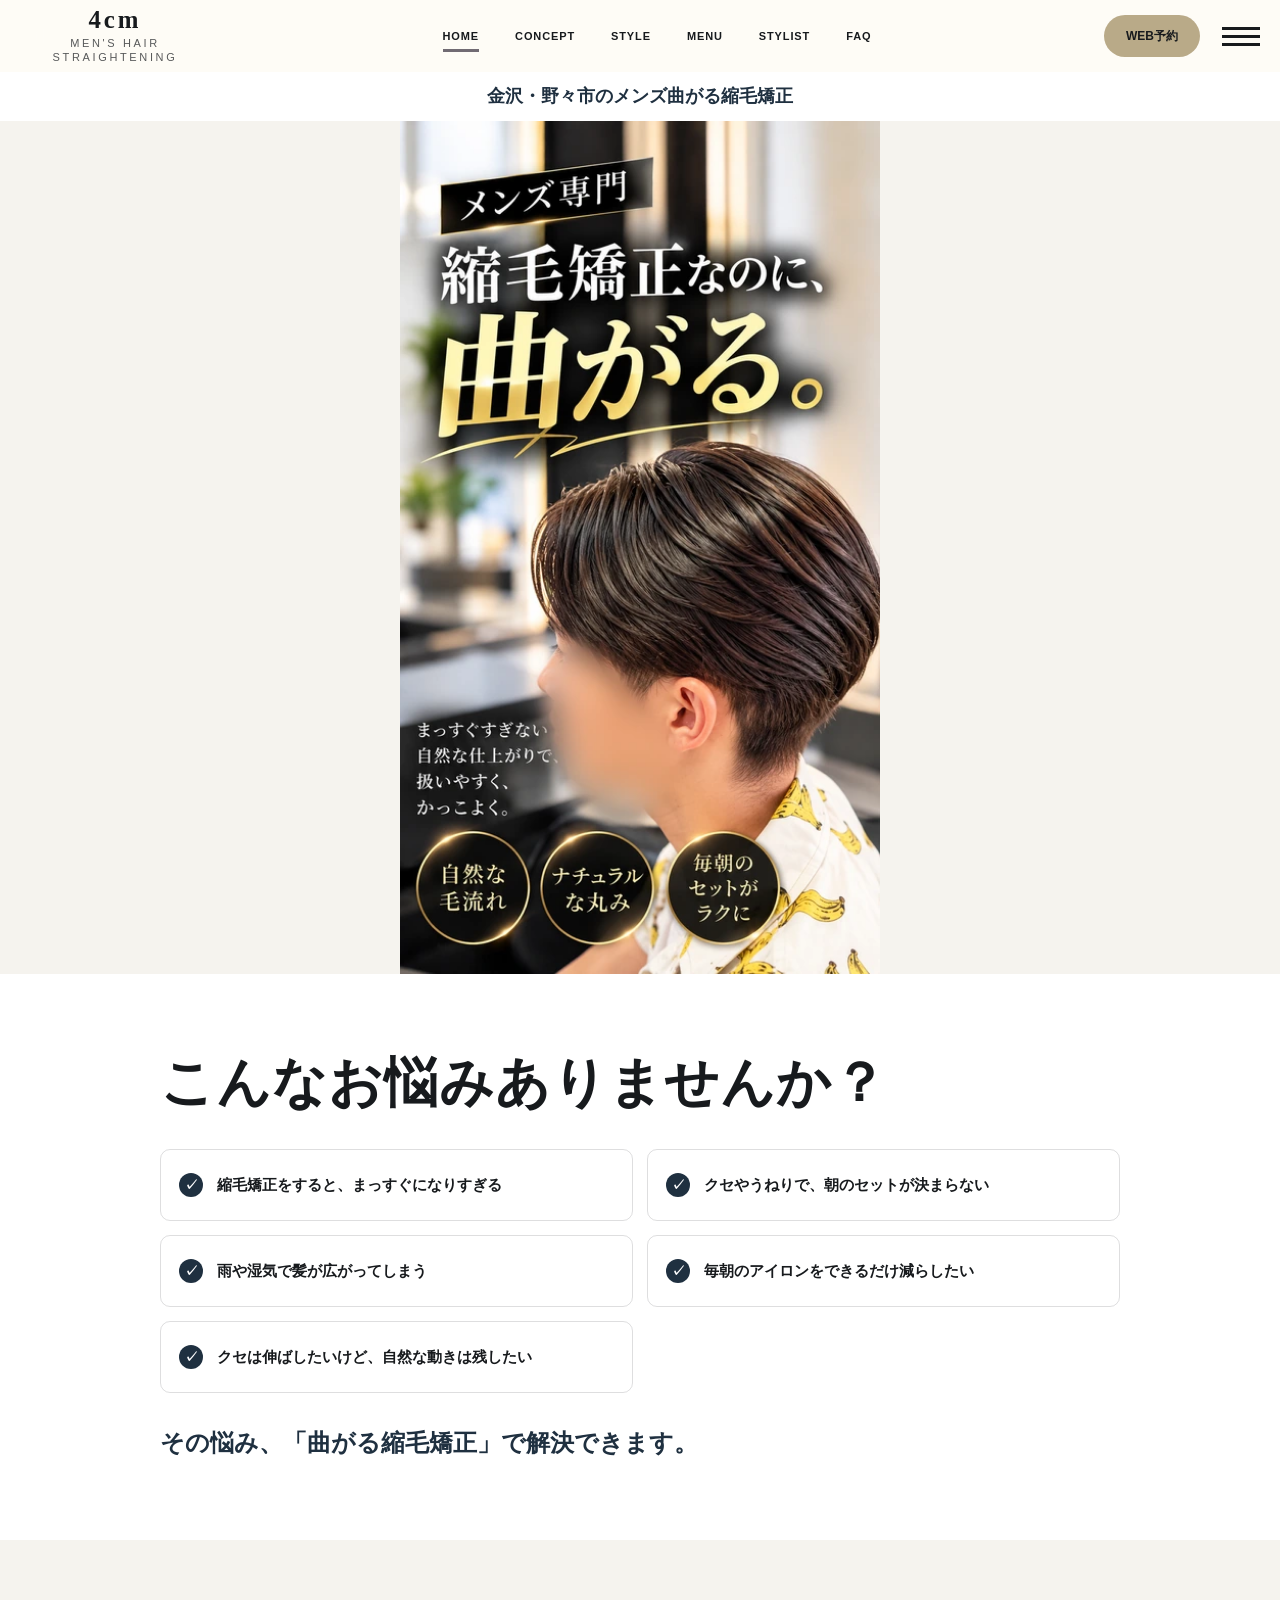
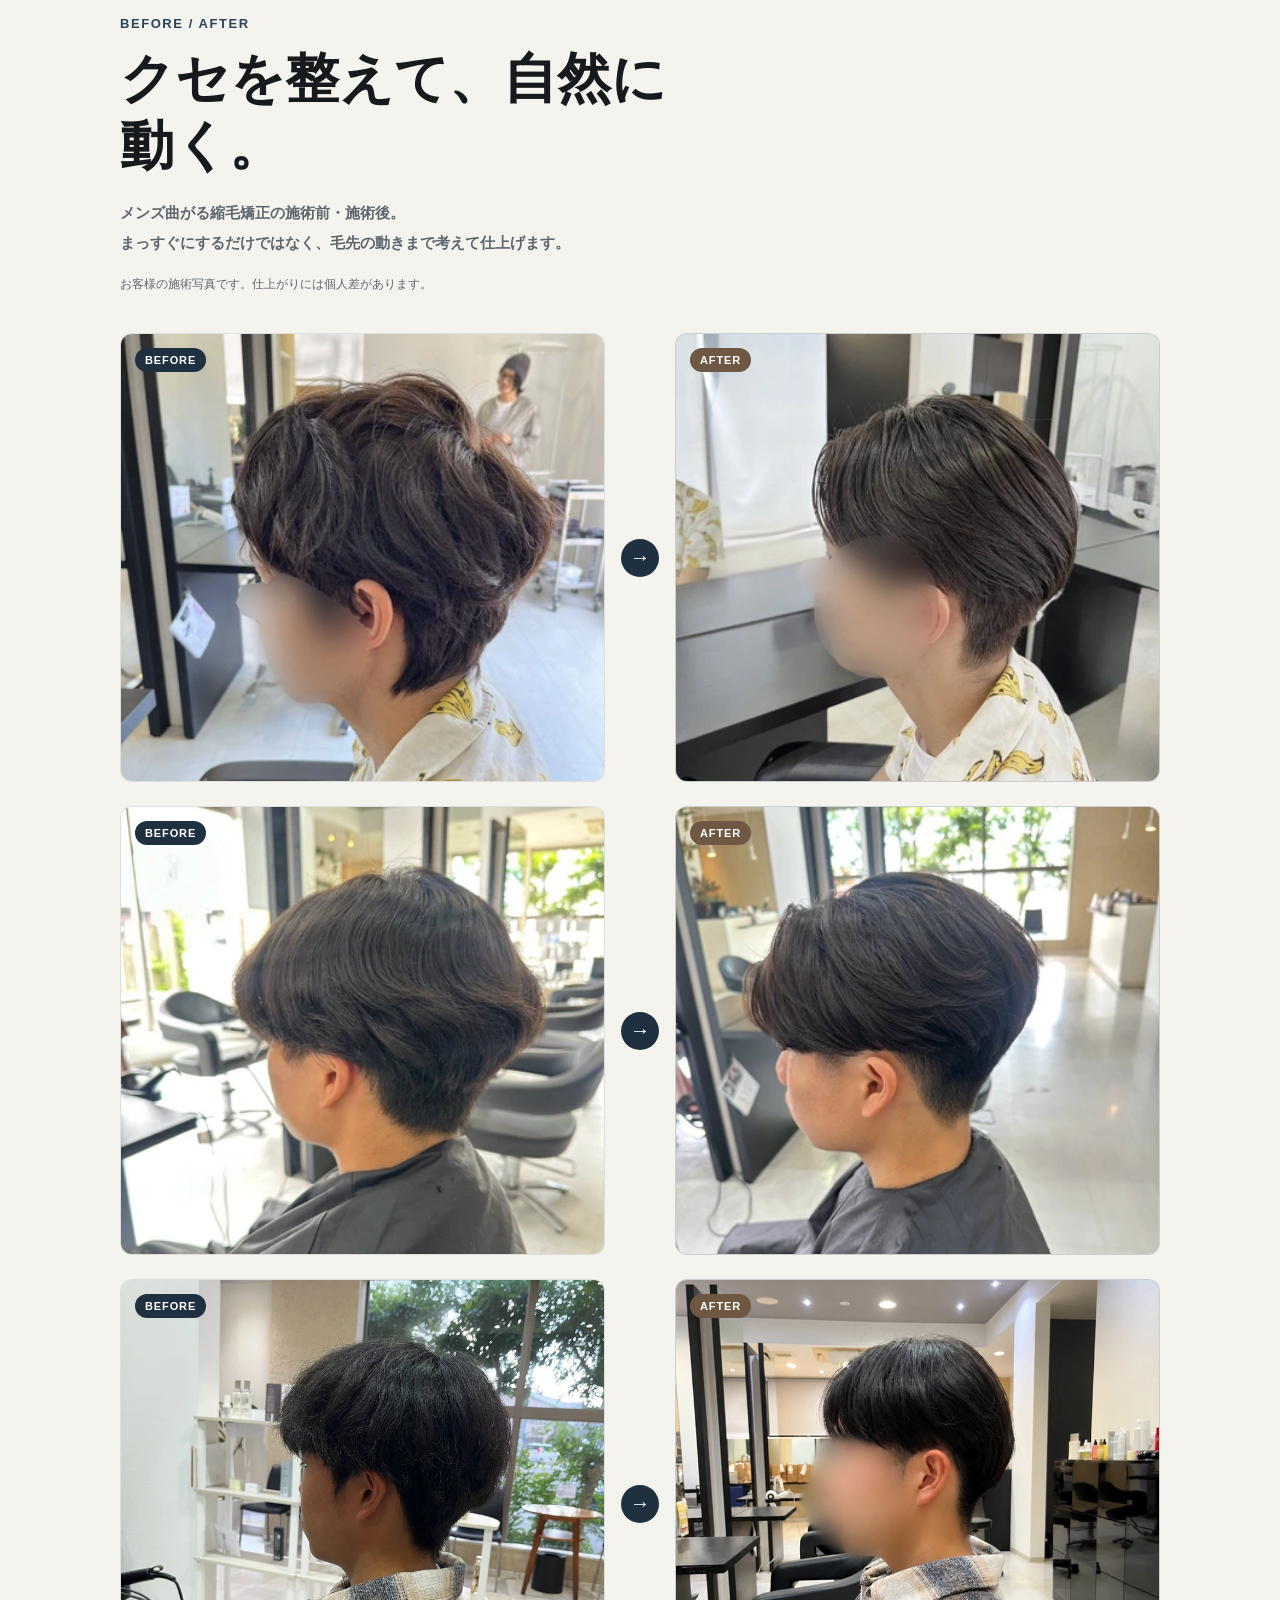
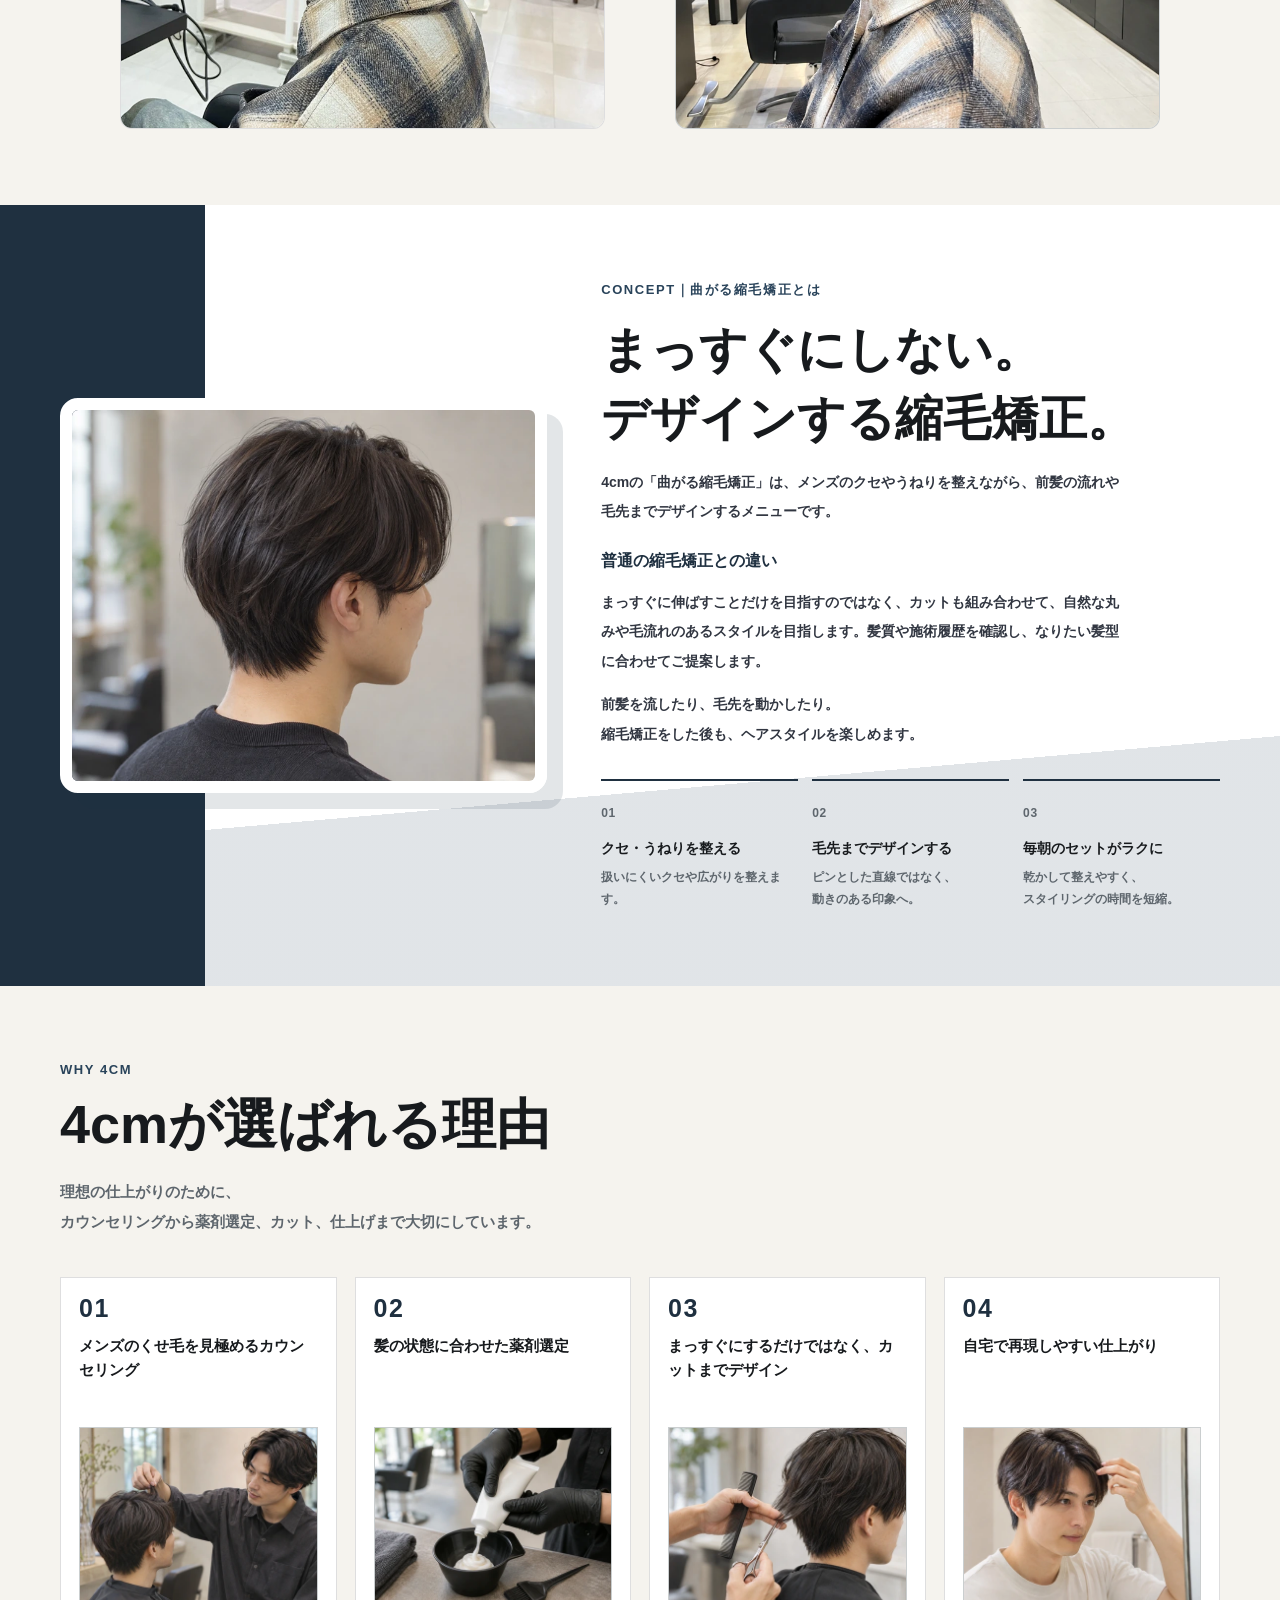
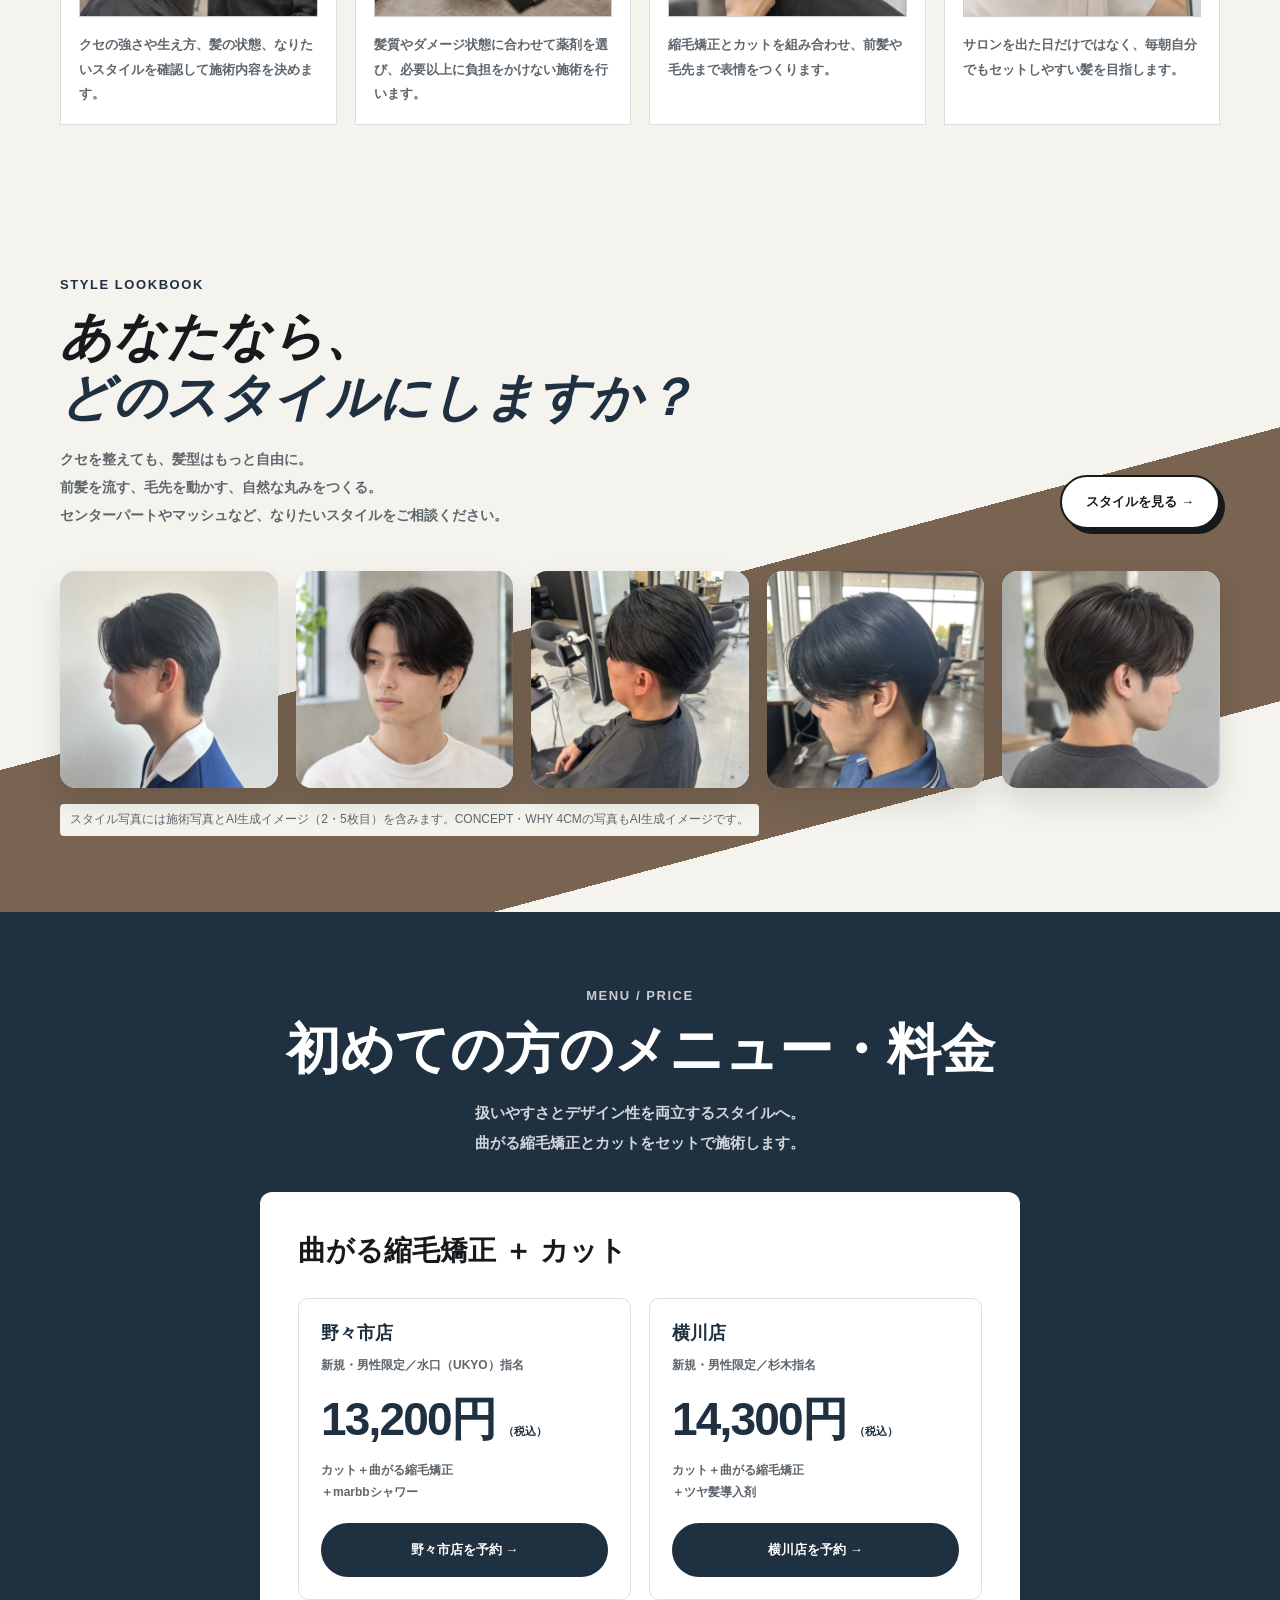
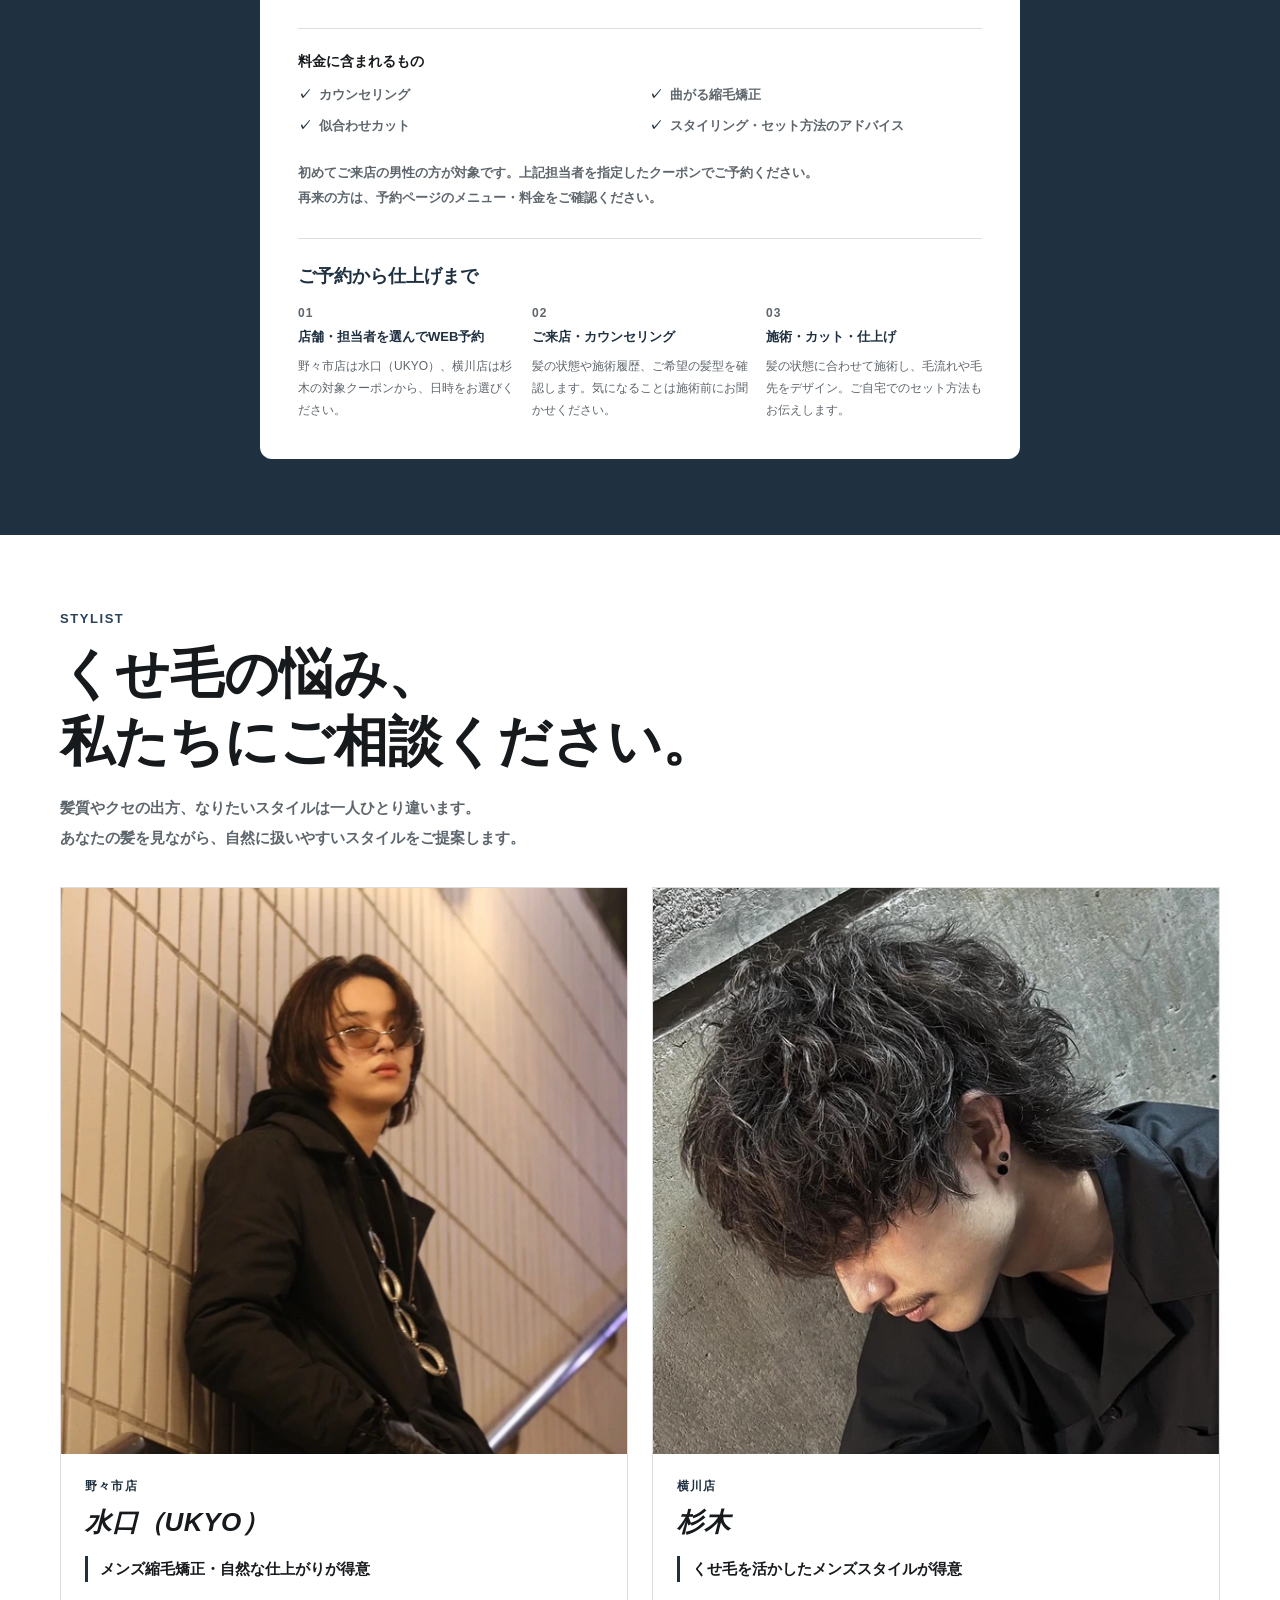
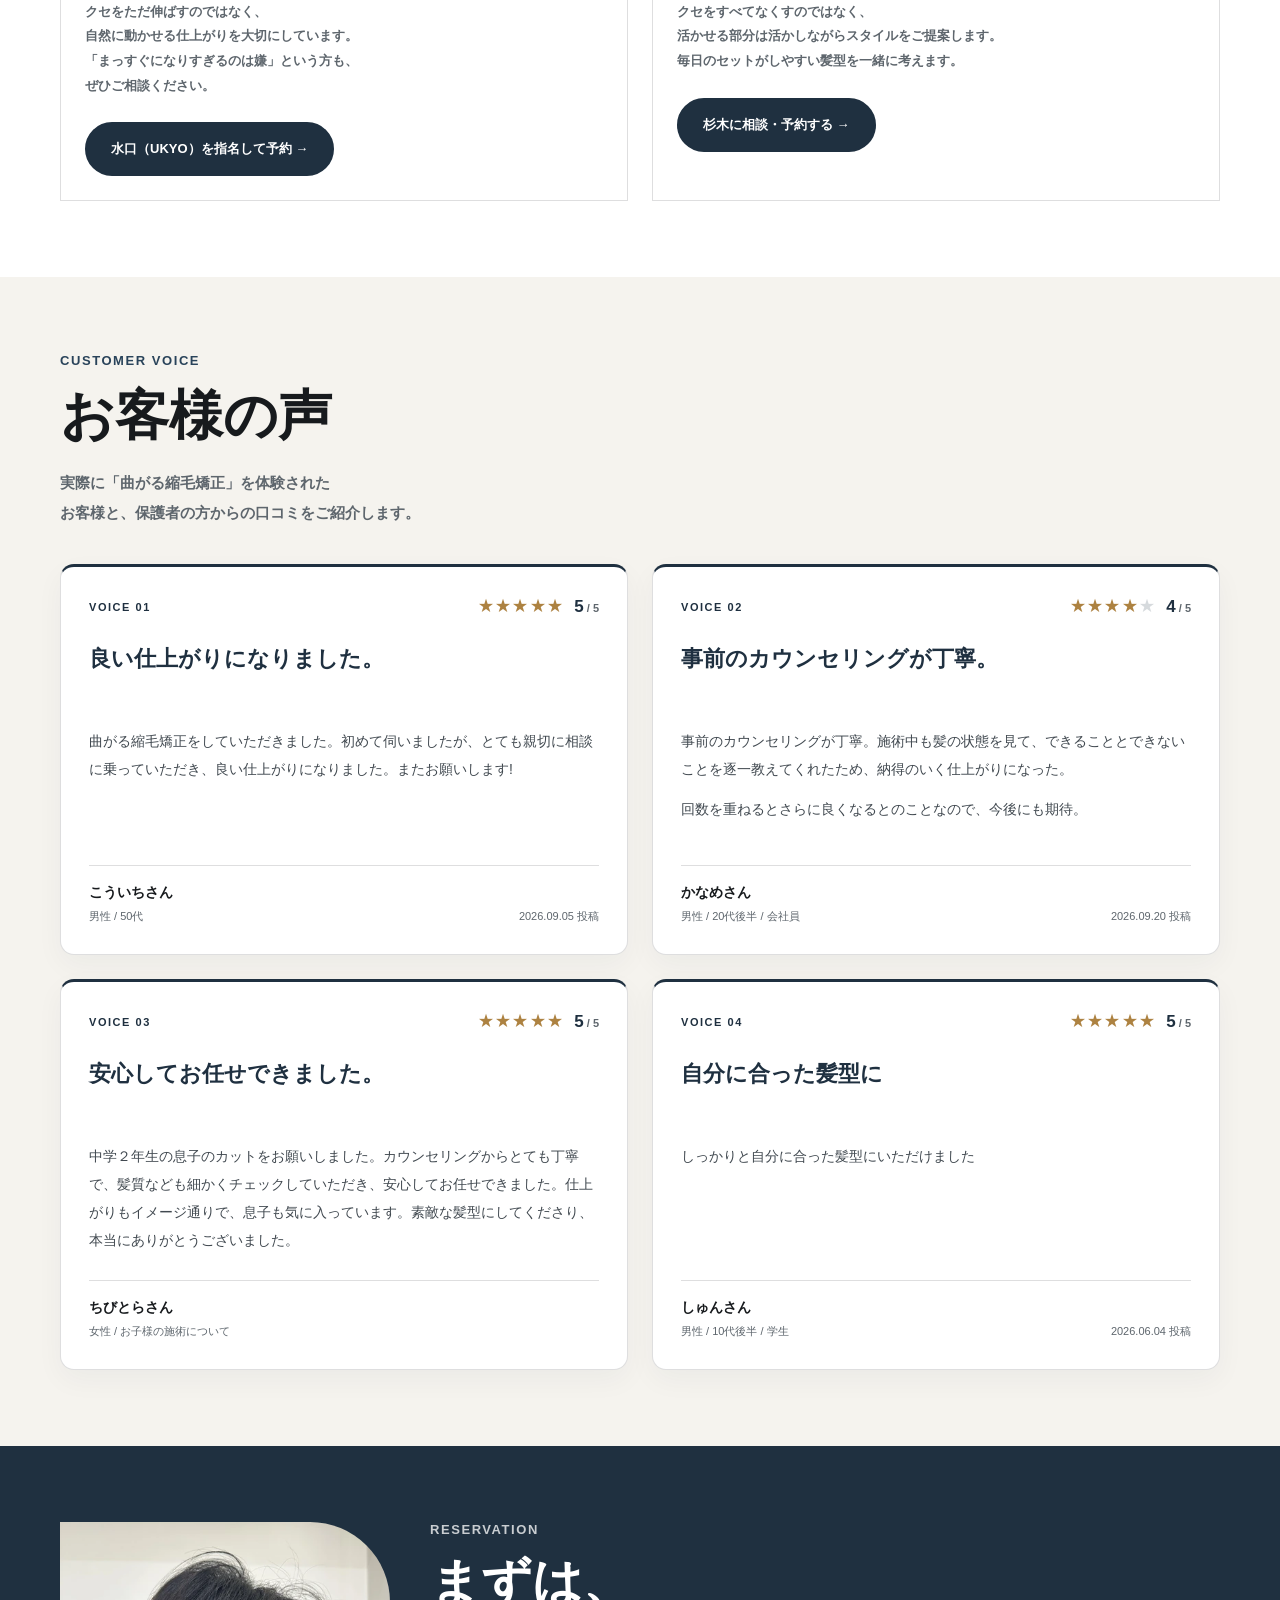
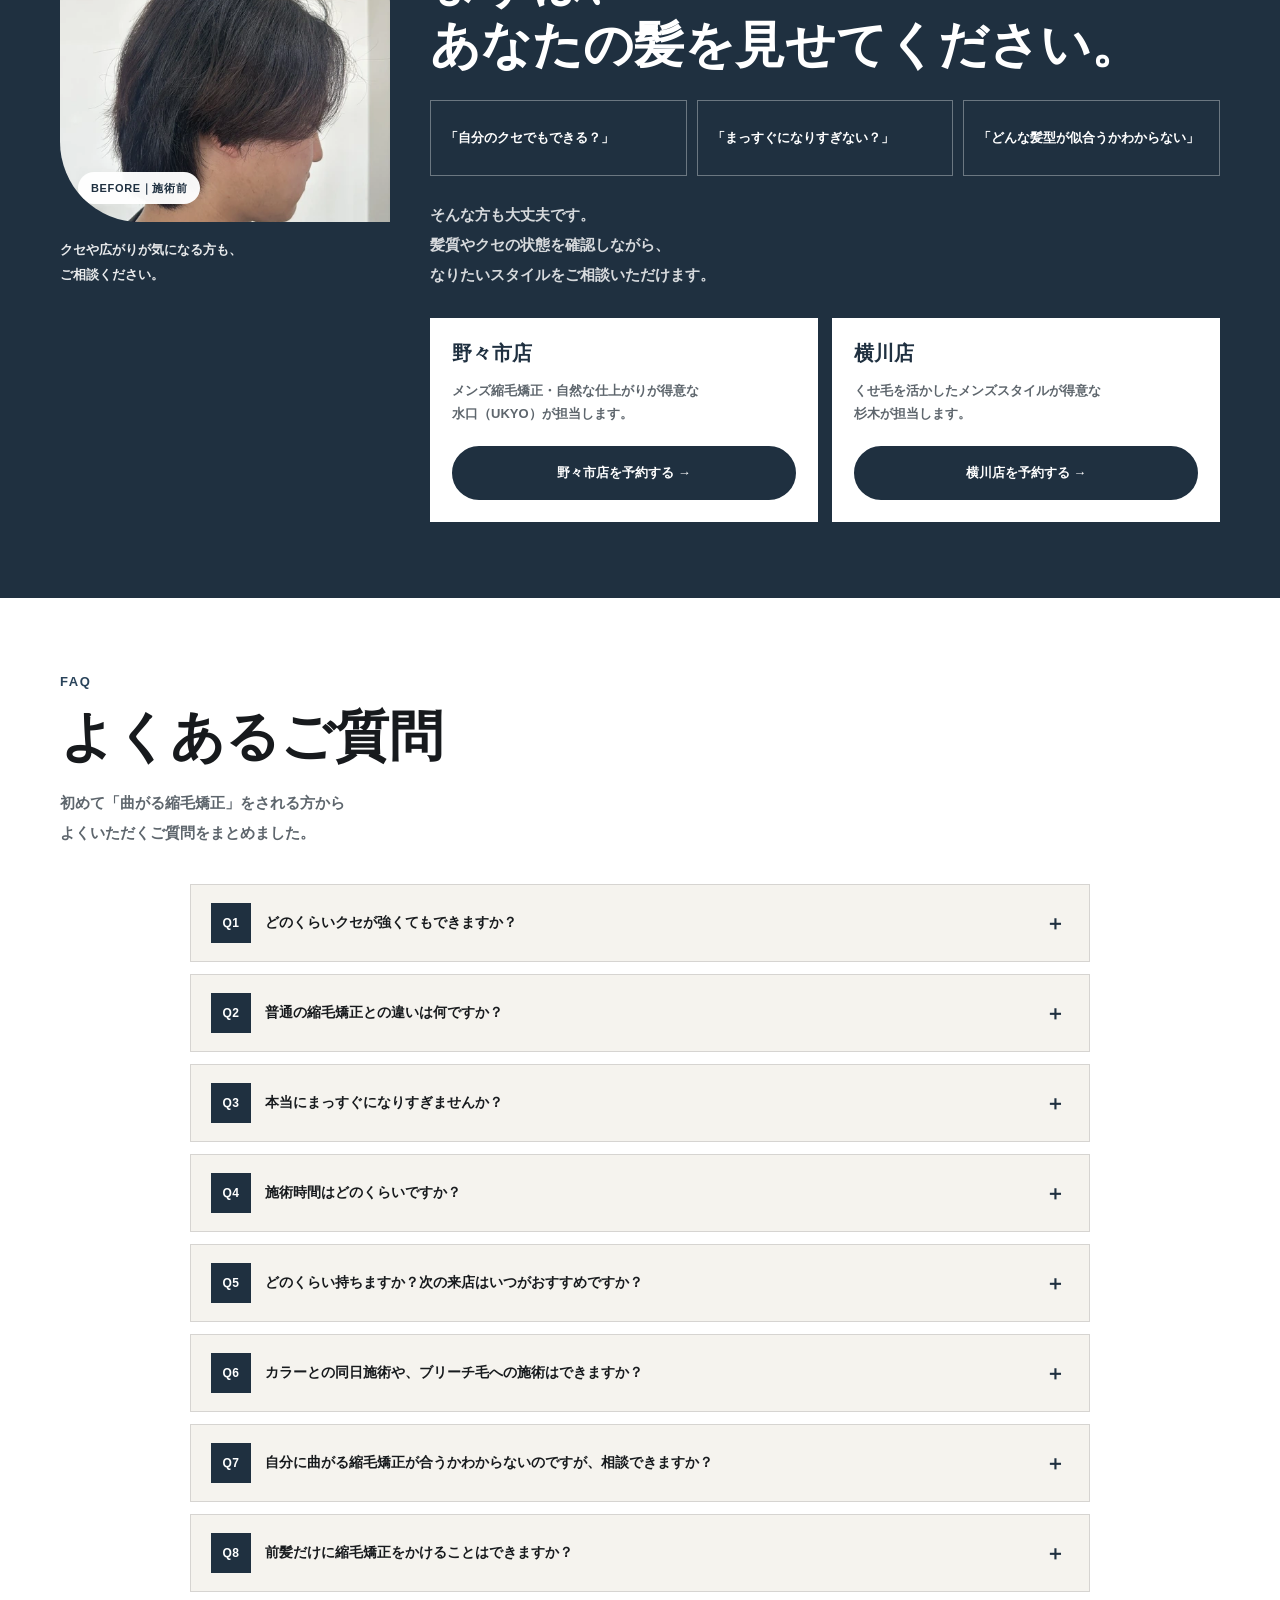
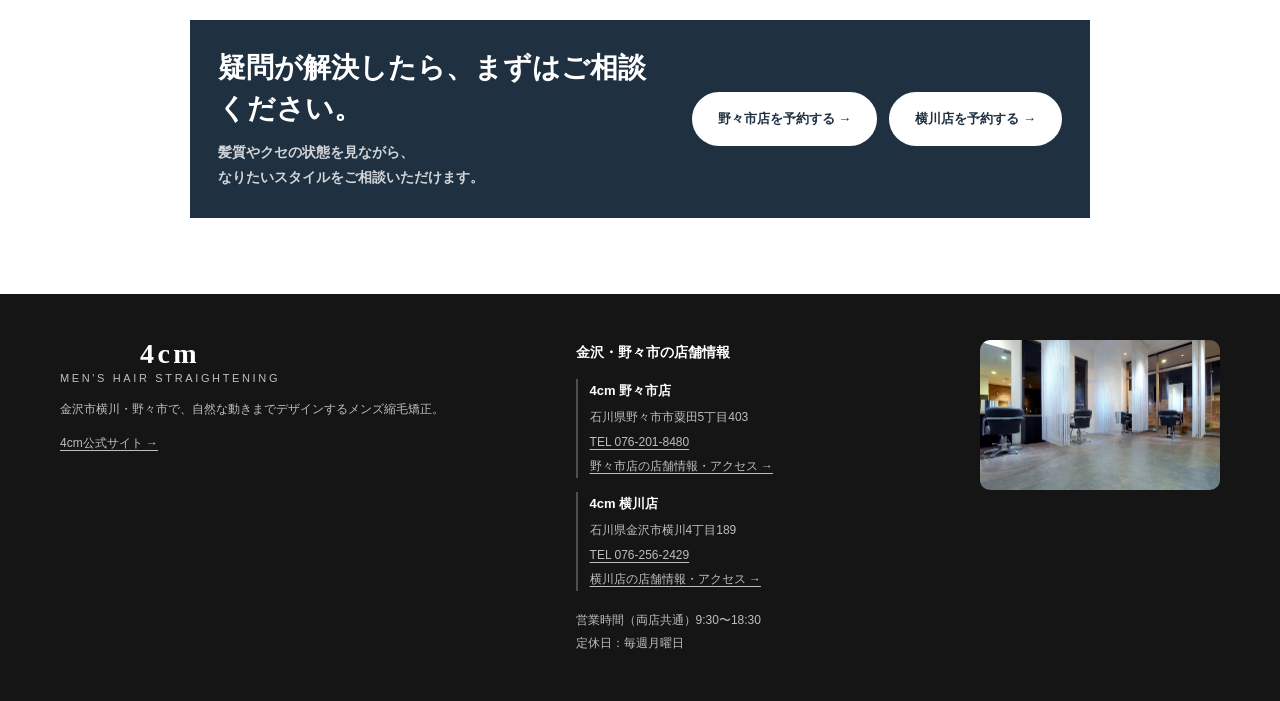
<file: index.html>
<!doctype html>
<html lang="ja" prefix="og: https://ogp.me/ns#">
  <head>
    <meta charset="utf-8" />
    <meta name="viewport" content="width=device-width, initial-scale=1" />
    <title>金沢・野々市のメンズ曲がる縮毛矯正｜4cm</title>
    <meta name="description" content="金沢市横川・野々市の4cmで、メンズの曲がる縮毛矯正。まっすぐすぎない自然な毛流れと、毎朝扱いやすい髪型を目指します。施術事例・料金・担当スタイリスト・よくある質問を確認して、各店舗へWEB予約できます。" />
    <meta name="robots" content="index, follow, max-image-preview:large" />
    <link rel="canonical" href="https://magaru.4cm.jp/" />
    <meta name="theme-color" content="#1f3040" />
    <link rel="icon" type="image/svg+xml" href="assets/favicon-4cm.56869d5b1d.svg" />
    <meta property="og:type" content="website" />
    <meta property="og:locale" content="ja_JP" />
    <meta property="og:site_name" content="4cm メンズ曲がる縮毛矯正" />
    <meta property="og:title" content="金沢・野々市のメンズ曲がる縮毛矯正｜4cm" />
    <meta property="og:description" content="金沢市横川・野々市の4cmで、メンズの曲がる縮毛矯正。まっすぐすぎない自然な毛流れと、毎朝扱いやすい髪型を目指します。施術事例・料金・担当スタイリスト・よくある質問を確認して、各店舗へWEB予約できます。" />
    <meta property="og:url" content="https://magaru.4cm.jp/" />
    <meta property="og:image" content="https://magaru.4cm.jp/assets/4cm-mens-straightening-share.87d30ca736.png" />
    <meta property="og:image:type" content="image/png" />
    <meta property="og:image:width" content="1200" />
    <meta property="og:image:height" content="630" />
    <meta property="og:image:alt" content="4cmのメンズ曲がる縮毛矯正。まっすぐすぎない、自然な毛流れへ。野々市店・横川店。" />
    <meta name="twitter:card" content="summary_large_image" />
    <meta name="twitter:title" content="金沢・野々市のメンズ曲がる縮毛矯正｜4cm" />
    <meta name="twitter:description" content="金沢市横川・野々市の4cmで、メンズの曲がる縮毛矯正。まっすぐすぎない自然な毛流れと、毎朝扱いやすい髪型を目指します。施術事例・料金・担当スタイリスト・よくある質問を確認して、各店舗へWEB予約できます。" />
    <meta name="twitter:image" content="https://magaru.4cm.jp/assets/4cm-mens-straightening-share.87d30ca736.png" />
    <meta name="twitter:image:alt" content="4cmのメンズ曲がる縮毛矯正。まっすぐすぎない、自然な毛流れへ。野々市店・横川店。" />
    <link rel="preload" as="image" type="image/webp" href="assets/kanazawa-mens-magaru-straightening-mobile.c360918769.webp" imagesrcset="assets/kanazawa-mens-magaru-straightening-mobile-470.f011cb281c.webp 470w, assets/kanazawa-mens-magaru-straightening-mobile-750.70797df3da.webp 750w, assets/kanazawa-mens-magaru-straightening-mobile.c360918769.webp 941w" imagesizes="100vw" media="(max-width: 767px)" fetchpriority="high" />
    <link rel="preload" as="image" type="image/webp" href="assets/kanazawa-mens-magaru-straightening-desktop.e1d7b75971.webp" imagesrcset="assets/kanazawa-mens-magaru-straightening-desktop-768.5c29cc6e44.webp 768w, assets/kanazawa-mens-magaru-straightening-desktop-1280.a8572a7edf.webp 1280w, assets/kanazawa-mens-magaru-straightening-desktop.e1d7b75971.webp 1536w" imagesizes="100vw" media="(min-width: 768px)" fetchpriority="high" />
    <link rel="stylesheet" href="assets/site.3050ec1f31.css" />
    <script type="application/ld+json">{"@context":"https://schema.org","@graph":[{"@type":"Organization","@id":"https://magaru.4cm.jp/#organization","name":"4cm（ヨンセンチメートル）","url":"https://www.4cm.jp/","subOrganization":[{"@id":"https://magaru.4cm.jp/#salon-nonoichi"},{"@id":"https://magaru.4cm.jp/#salon-yokogawa"}]},{"@type":"HairSalon","@id":"https://magaru.4cm.jp/#salon-nonoichi","name":"4cm 野々市店","url":"https://magaru.4cm.jp/#salon-nonoichi","parentOrganization":{"@id":"https://magaru.4cm.jp/#organization"},"sameAs":["https://beauty.hotpepper.jp/slnH000221287/"],"telephone":"+81-76-201-8480","address":{"@type":"PostalAddress","streetAddress":"粟田5丁目403","addressLocality":"野々市市","addressRegion":"石川県","addressCountry":"JP"},"openingHoursSpecification":[{"@type":"OpeningHoursSpecification","dayOfWeek":["Tuesday","Wednesday","Thursday","Friday","Saturday","Sunday"],"opens":"09:30","closes":"18:30"}]},{"@type":"HairSalon","@id":"https://magaru.4cm.jp/#salon-yokogawa","name":"4cm 横川店","url":"https://magaru.4cm.jp/#salon-yokogawa","parentOrganization":{"@id":"https://magaru.4cm.jp/#organization"},"sameAs":["https://beauty.hotpepper.jp/slnH000252788/"],"telephone":"+81-76-256-2429","address":{"@type":"PostalAddress","streetAddress":"横川4丁目189","addressLocality":"金沢市","addressRegion":"石川県","addressCountry":"JP"},"openingHoursSpecification":[{"@type":"OpeningHoursSpecification","dayOfWeek":["Tuesday","Wednesday","Thursday","Friday","Saturday","Sunday"],"opens":"09:30","closes":"18:30"}]}]}</script>
    <!-- Meta Pixel Code -->
    <script>
    !function(f,b,e,v,n,t,s)
    {if(f.fbq)return;n=f.fbq=function(){n.callMethod?
    n.callMethod.apply(n,arguments):n.queue.push(arguments)};
    if(!f._fbq)f._fbq=n;n.push=n;n.loaded=!0;n.version='2.0';
    n.queue=[];t=b.createElement(e);t.async=!0;
    t.src=v;s=b.getElementsByTagName(e)[0];
    s.parentNode.insertBefore(t,s)}(window, document,'script',
    'https://connect.facebook.net/en_US/fbevents.js');
    fbq('init', '1084545861257245');
    fbq('track', 'PageView');
    // ホットペッパーの予約ボタン（reserve のリンク）が押されたら予約の申し込み（Lead）を送る
    document.addEventListener('click', function (event) {
      if (event.target.closest('a[href*="beauty.hotpepper.jp/CSP/bt/reserve"]')) {
        fbq('track', 'Lead');
      }
    });
    </script>
    <noscript><img height="1" width="1" style="display:none"
    src="https://www.facebook.com/tr?id=1084545861257245&ev=PageView&noscript=1"
    /></noscript>
    <!-- End Meta Pixel Code -->
  </head>
  <body>
    <header class="header">
      <div class="header-inner">
        <a class="wordmark logo wordmark--modern-editorial" href="#top" data-wordmark>
          <strong data-brand-name>4cm</strong>
          <span data-brand-subtitle>MEN'S HAIR STRAIGHTENING</span>
        </a>
        <nav class="nav" aria-label="ページ内ナビゲーション">
          <a href="#top">HOME</a>
          <a href="#concept">CONCEPT</a>
          <a href="#style">STYLE</a>
          <a href="#menu">MENU</a>
          <a href="#stylist">STYLIST</a>
          <a href="#faq">FAQ</a>
        </nav>
        <a class="reserve-pill" href="#reservation-stores" aria-label="店舗を選んでWEB予約">WEB予約</a>
        <a class="hamburger" href="#reservation" aria-label="予約へ移動"><span></span><span></span><span></span></a>
      </div>
    </header>

    <main>
      <section class="hero hero-image-only" id="top">
        <h1 class="hero-location-title">金沢・野々市のメンズ曲がる縮毛矯正</h1>
        <figure class="hero-image">
          <picture>
            <source media="(max-width: 767px)" type="image/webp" srcset="assets/kanazawa-mens-magaru-straightening-mobile-470.f011cb281c.webp 470w, assets/kanazawa-mens-magaru-straightening-mobile-750.70797df3da.webp 750w, assets/kanazawa-mens-magaru-straightening-mobile.c360918769.webp 941w" sizes="100vw" width="941" height="1672" />
            <img src="assets/kanazawa-mens-magaru-straightening-desktop.e1d7b75971.webp" alt="自然な丸みと毛流れのあるメンズ曲がる縮毛矯正の仕上がり" fetchpriority="high" srcset="assets/kanazawa-mens-magaru-straightening-desktop-768.5c29cc6e44.webp 768w, assets/kanazawa-mens-magaru-straightening-desktop-1280.a8572a7edf.webp 1280w, assets/kanazawa-mens-magaru-straightening-desktop.e1d7b75971.webp 1536w" width="1536" height="1024" sizes="100vw" loading="eager" />
          </picture>
          
        </figure>
      </section>

      <section class="section pain-points" aria-labelledby="pain-points-title">
        <div class="pain-points-inner">
          <h2 id="pain-points-title">こんなお悩みありませんか？</h2>
          <ul class="pain-points-list">
            <li>縮毛矯正をすると、まっすぐになりすぎる</li>
            <li>クセやうねりで、朝のセットが決まらない</li>
            <li>雨や湿気で髪が広がってしまう</li>
            <li>毎朝のアイロンをできるだけ減らしたい</li>
            <li>クセは伸ばしたいけど、自然な動きは残したい</li>
          </ul>
          <p class="pain-points-answer">その悩み、「曲がる縮毛矯正」で解決できます。</p>
        </div>
      </section>

      <section class="section ba-showcase" aria-labelledby="ba-showcase-title">
        <div class="ba-showcase-inner">
          <div class="ba-showcase-head">
            <p class="kicker">BEFORE / AFTER</p>
            <h2 id="ba-showcase-title">クセを整えて、自然に動く。</h2>
            <p class="ba-showcase-copy">メンズ曲がる縮毛矯正の施術前・施術後。<br />まっすぐにするだけではなく、毛先の動きまで考えて仕上げます。</p>
            <p class="photo-note">お客様の施術写真です。仕上がりには個人差があります。</p>
          </div>
          <div class="ba-showcase-list">
            <div class="ba-showcase-pair">
              <div class="ba-showcase-photo ba-showcase-photo--before-01 has-photo" data-image-slot="before-01"><span class="ba-showcase-label">BEFORE</span><img src="assets/mens-straightening-before-01.bc517ccd2b.webp" alt="メンズの施術前：うねりや広がりがある髪の状態" loading="lazy" decoding="async" srcset="assets/mens-straightening-before-01-400.2b5f76b999.webp 400w, assets/mens-straightening-before-01-800.5628b848e0.webp 800w, assets/mens-straightening-before-01.bc517ccd2b.webp 1108w" width="1108" height="1477" sizes="(max-width: 560px) calc((100vw - 82px) / 2), (max-width: 1096px) calc((100vw - 106px) / 2), 485px" /></div>
              <span class="ba-showcase-arrow" aria-hidden="true">→</span>
              <div class="ba-showcase-photo ba-showcase-photo--after ba-showcase-photo--after-01 has-photo" data-image-slot="after-01"><span class="ba-showcase-label">AFTER</span><img src="assets/mens-straightening-after-01.e2e3ee3b3e.webp" alt="曲がる縮毛矯正の施術後：自然な丸みと毛流れのあるメンズヘア" loading="lazy" decoding="async" srcset="assets/mens-straightening-after-01-400.871d8bb849.webp 400w, assets/mens-straightening-after-01-800.a34e984741.webp 800w, assets/mens-straightening-after-01.e2e3ee3b3e.webp 1108w" width="1108" height="1477" sizes="(max-width: 560px) calc((100vw - 82px) / 2), (max-width: 1096px) calc((100vw - 106px) / 2), 485px" /></div>
            </div>
            <div class="ba-showcase-pair">
              <div class="ba-showcase-photo ba-showcase-photo--before-02 has-photo" data-image-slot="before-02"><span class="ba-showcase-label">BEFORE</span><img src="assets/mens-straightening-before-02.70028bb4b4.webp" alt="施術前のメンズヘア：前髪とサイドの髪の状態" loading="lazy" decoding="async" srcset="assets/mens-straightening-before-02-400.3945fe1c68.webp 400w, assets/mens-straightening-before-02-800.b74728281b.webp 800w, assets/mens-straightening-before-02.70028bb4b4.webp 1108w" width="1108" height="1477" sizes="(max-width: 560px) calc((100vw - 82px) / 2), (max-width: 1096px) calc((100vw - 106px) / 2), 485px" /></div>
              <span class="ba-showcase-arrow" aria-hidden="true">→</span>
              <div class="ba-showcase-photo ba-showcase-photo--after ba-showcase-photo--after-02 has-photo" data-image-slot="after-02"><span class="ba-showcase-label">AFTER</span><img src="assets/mens-straightening-after-02.ebbeb1b55b.webp" alt="施術後のメンズヘア：前髪からサイドへ流れる自然な毛流れ" loading="lazy" decoding="async" srcset="assets/mens-straightening-after-02-400.518de4abd1.webp 400w, assets/mens-straightening-after-02-800.67e2f51458.webp 800w, assets/mens-straightening-after-02.ebbeb1b55b.webp 1108w" width="1108" height="1477" sizes="(max-width: 560px) calc((100vw - 82px) / 2), (max-width: 1096px) calc((100vw - 106px) / 2), 485px" /></div>
            </div>
            <div class="ba-showcase-pair">
              <div class="ba-showcase-photo ba-showcase-photo--before-03 has-photo" data-image-slot="before-03"><span class="ba-showcase-label">BEFORE</span><img src="assets/mens-straightening-before-03.b012168e9d.webp" alt="施術前のメンズヘア：後頭部と襟足の髪の状態" loading="lazy" decoding="async" srcset="assets/mens-straightening-before-03-400.2a3ddd17e1.webp 400w, assets/mens-straightening-before-03-800.af9f777146.webp 800w, assets/mens-straightening-before-03.b012168e9d.webp 1108w" width="1108" height="1477" sizes="(max-width: 560px) calc((100vw - 82px) / 2), (max-width: 1096px) calc((100vw - 106px) / 2), 485px" /></div>
              <span class="ba-showcase-arrow" aria-hidden="true">→</span>
              <div class="ba-showcase-photo ba-showcase-photo--after ba-showcase-photo--after-03 has-photo" data-image-slot="after-03"><span class="ba-showcase-label">AFTER</span><img src="assets/mens-straightening-after-03-blurred.334a1ed3a0.webp" alt="施術後のメンズヘア：後頭部の丸みと襟足のシルエット" loading="lazy" decoding="async" srcset="assets/mens-straightening-after-03-blurred-400.2904ece0cc.webp 400w, assets/mens-straightening-after-03-blurred-800.f037fc9bf7.webp 800w, assets/mens-straightening-after-03-blurred.334a1ed3a0.webp 1108w" width="1108" height="1477" sizes="(max-width: 560px) calc((100vw - 82px) / 2), (max-width: 1096px) calc((100vw - 106px) / 2), 485px" /></div>
            </div>
          </div>
        </div>
      </section>

      <section class="section concept" id="concept">
        <div class="section-inner concept-grid">
          <div class="concept-photo">
            <img src="assets/natural-hair-flow-image-ai.8a82f7880a.webp" alt="自然な毛流れと柔らかな毛先を表現したメンズヘアのイメージ" loading="lazy" decoding="async" srcset="assets/natural-hair-flow-image-ai-640.05db6e7c53.webp 640w, assets/natural-hair-flow-image-ai-960.f856e39848.webp 960w, assets/natural-hair-flow-image-ai.8a82f7880a.webp 1402w" width="1402" height="1122" sizes="(max-width: 960px) calc(100vw - 60px), (max-width: 1196px) calc(42vw - 40px), 464px" />
          </div>
          <div class="concept-copy">
            <p class="kicker">CONCEPT｜曲がる縮毛矯正とは</p>
            <h2>まっすぐにしない。<br />デザインする縮毛矯正。</h2>
            <p>4cmの「曲がる縮毛矯正」は、メンズのクセやうねりを整えながら、前髪の流れや毛先までデザインするメニューです。</p>
            <h3 class="concept-detail-heading">普通の縮毛矯正との違い</h3>
            <p>まっすぐに伸ばすことだけを目指すのではなく、カットも組み合わせて、自然な丸みや毛流れのあるスタイルを目指します。髪質や施術履歴を確認し、なりたい髪型に合わせてご提案します。</p>
            <p>前髪を流したり、毛先を動かしたり。<br />縮毛矯正をした後も、ヘアスタイルを楽しめます。</p>
            <div class="concept-features">
              <article class="concept-feature">
                <p class="concept-feature-number">01</p>
                <h3>クセ・うねりを整える</h3>
                <p>扱いにくいクセや広がりを整えます。</p>
              </article>
              <article class="concept-feature">
                <p class="concept-feature-number">02</p>
                <h3>毛先までデザインする</h3>
                <p>ピンとした直線ではなく、<br />動きのある印象へ。</p>
              </article>
              <article class="concept-feature">
                <p class="concept-feature-number">03</p>
                <h3>毎朝のセットがラクに</h3>
                <p>乾かして整えやすく、<br />スタイリングの時間を短縮。</p>
              </article>
            </div>
          </div>
        </div>
      </section>

      <section class="section why-4cm" aria-labelledby="why-4cm-title">
        <div class="why-4cm-inner">
          <div class="why-4cm-head">
            <p class="kicker">WHY 4CM</p>
            <h2 id="why-4cm-title">4cmが選ばれる理由</h2>
            <p class="why-4cm-lead">理想の仕上がりのために、<br />カウンセリングから薬剤選定、カット、仕上げまで大切にしています。</p>
          </div>
          <div class="why-4cm-grid">
            <article class="why-4cm-card">
              <p class="why-4cm-number">01</p>
              <h3>メンズのくせ毛を見極めるカウンセリング</h3>
              <div class="why-4cm-photo has-photo" data-image-slot="why-01"><img src="assets/mens-hair-counseling-image-ai.02aeb115c4.webp" alt="男性の髪の状態を丁寧に確認するカウンセリングのイメージ" loading="lazy" decoding="async" srcset="assets/mens-hair-counseling-image-ai-480.348c7f95b3.webp 480w, assets/mens-hair-counseling-image-ai-800.3201598ef6.webp 800w, assets/mens-hair-counseling-image-ai.02aeb115c4.webp 1402w" width="1402" height="1122" sizes="(max-width: 960px) calc(100vw - 72px), (max-width: 1196px) calc(25vw - 62px), 240px" /></div>
              <p>クセの強さや生え方、髪の状態、なりたいスタイルを確認して施術内容を決めます。</p>
            </article>
            <article class="why-4cm-card">
              <p class="why-4cm-number">02</p>
              <h3>髪の状態に合わせた薬剤選定</h3>
              <div class="why-4cm-photo has-photo" data-image-slot="why-02"><img src="assets/straightening-product-selection-image-ai.c8b5ded1f6.webp" alt="髪の状態に合わせて薬剤を準備する手元のイメージ" loading="lazy" decoding="async" srcset="assets/straightening-product-selection-image-ai-480.99c0cd2c8b.webp 480w, assets/straightening-product-selection-image-ai-800.f7d8b65304.webp 800w, assets/straightening-product-selection-image-ai.c8b5ded1f6.webp 1402w" width="1402" height="1122" sizes="(max-width: 960px) calc(100vw - 72px), (max-width: 1196px) calc(25vw - 62px), 240px" /></div>
              <p>髪質やダメージ状態に合わせて薬剤を選び、必要以上に負担をかけない施術を行います。</p>
            </article>
            <article class="why-4cm-card">
              <p class="why-4cm-number">03</p>
              <h3>まっすぐにするだけではなく、カットまでデザイン</h3>
              <div class="why-4cm-photo has-photo" data-image-slot="why-03"><img src="assets/mens-haircut-design-image-ai.b9b2637745.webp" alt="毛流れと毛先の動きを考えながらカットするイメージ" loading="lazy" decoding="async" srcset="assets/mens-haircut-design-image-ai-480.db6233032a.webp 480w, assets/mens-haircut-design-image-ai-800.8a2edeeaea.webp 800w, assets/mens-haircut-design-image-ai.b9b2637745.webp 1402w" width="1402" height="1122" sizes="(max-width: 960px) calc(100vw - 72px), (max-width: 1196px) calc(25vw - 62px), 240px" /></div>
              <p>縮毛矯正とカットを組み合わせ、前髪や毛先まで表情をつくります。</p>
            </article>
            <article class="why-4cm-card">
              <p class="why-4cm-number">04</p>
              <h3>自宅で再現しやすい仕上がり</h3>
              <div class="why-4cm-photo has-photo" data-image-slot="why-04"><img src="assets/easy-morning-styling-image-ai.f6a6108a6f.webp" alt="自宅で自然な前髪を手ぐしで整える朝のセットのイメージ" loading="lazy" decoding="async" srcset="assets/easy-morning-styling-image-ai-480.30c7fba602.webp 480w, assets/easy-morning-styling-image-ai-800.54ae41b6a3.webp 800w, assets/easy-morning-styling-image-ai.f6a6108a6f.webp 1402w" width="1402" height="1122" sizes="(max-width: 960px) calc(100vw - 72px), (max-width: 1196px) calc(25vw - 62px), 240px" /></div>
              <p>サロンを出た日だけではなく、毎朝自分でもセットしやすい髪を目指します。</p>
            </article>
          </div>
        </div>
      </section>

      <section class="section lookbook" id="style">
        <div class="section-inner">
          <div class="lookbook-head">
            <div>
              <p class="lookbook-kicker">STYLE LOOKBOOK</p>
              <h2 class="lookbook-question">あなたなら、<br /><span>どのスタイルにしますか？</span></h2>
              <p class="lookbook-description">クセを整えても、髪型はもっと自由に。<br />前髪を流す、毛先を動かす、自然な丸みをつくる。<br />センターパートやマッシュなど、なりたいスタイルをご相談ください。</p>
            </div>
            <a class="button" href="#style-gallery">スタイルを見る →</a>
          </div>
          <div class="style-row" id="style-gallery">
            <article class="style-card"><img src="assets/mens-style-01.86156524b3.webp" alt="自然な丸みと流れる前髪のメンズスタイル・提供写真1" style="object-position: center 30%;" loading="lazy" decoding="async" srcset="assets/mens-style-01-480.e811b0382d.webp 480w, assets/mens-style-01-800.876dc0b693.webp 800w, assets/mens-style-01.86156524b3.webp 1108w" width="1108" height="1477" sizes="(max-width: 960px) calc(100vw - 36px), (max-width: 1196px) calc(20vw - 34px), 218px" /></article>
            <article class="style-card"><img src="assets/center-part-style-image-ai.3a46890465.webp" alt="自然に流れるセンターパートのスタイルイメージ・AI生成" loading="lazy" decoding="async" srcset="assets/center-part-style-image-ai-480.17111eac83.webp 480w, assets/center-part-style-image-ai-800.f129f91270.webp 800w, assets/center-part-style-image-ai.3a46890465.webp 1254w" width="1254" height="1254" sizes="(max-width: 960px) calc(100vw - 36px), (max-width: 1196px) calc(20vw - 34px), 218px" /></article>
            <article class="style-card"><img src="assets/mens-style-back-03.d13755c58d.webp" alt="襟足と後頭部の丸みが見えるメンズスタイル・提供写真3" style="object-position: center 30%;" loading="lazy" decoding="async" srcset="assets/mens-style-back-03-480.a9877bdfeb.webp 480w, assets/mens-style-back-03-800.bd50dc8a1d.webp 800w, assets/mens-style-back-03.d13755c58d.webp 1108w" width="1108" height="1477" sizes="(max-width: 960px) calc(100vw - 36px), (max-width: 1196px) calc(20vw - 34px), 218px" /></article>
            <article class="style-card"><img src="assets/mens-style-side-02.d753eb0d90.webp" alt="滑らかな毛流れと柔らかな前髪のメンズスタイル・提供写真2" style="object-position: center 30%;" loading="lazy" decoding="async" srcset="assets/mens-style-side-02-480.32399c74af.webp 480w, assets/mens-style-side-02-800.c8bf6f2f7e.webp 800w, assets/mens-style-side-02.d753eb0d90.webp 1108w" width="1108" height="1477" sizes="(max-width: 960px) calc(100vw - 36px), (max-width: 1196px) calc(20vw - 34px), 218px" /></article>
            <article class="style-card"><img src="assets/side-part-style-image-ai.6b04f452f8.webp" alt="柔らかな毛先のサイドパートのスタイルイメージ・AI生成" loading="lazy" decoding="async" srcset="assets/side-part-style-image-ai-480.5b6f3c3d1b.webp 480w, assets/side-part-style-image-ai-800.83d4d3bf43.webp 800w, assets/side-part-style-image-ai.6b04f452f8.webp 1254w" width="1254" height="1254" sizes="(max-width: 960px) calc(100vw - 36px), (max-width: 1196px) calc(20vw - 34px), 218px" /></article>
          </div>
          <p class="photo-note">スタイル写真には施術写真とAI生成イメージ（2・5枚目）を含みます。CONCEPT・WHY 4CMの写真もAI生成イメージです。</p>
        </div>
      </section>

      <section class="section menu" id="menu">
        <div class="section-inner">
          <p class="menu-kicker">MENU / PRICE</p>
          <h2 class="menu-heading">初めての方のメニュー・料金</h2>
          <p class="menu-intro">扱いやすさとデザイン性を両立するスタイルへ。<br />曲がる縮毛矯正とカットをセットで施術します。</p>
          <div class="menu-grid">
            <article class="menu-card">
              <h3>曲がる縮毛矯正 ＋ カット</h3>
              <div class="menu-store-prices">
                <div class="menu-store-price">
                  <h4>野々市店</h4>
                  <p class="menu-store-condition">新規・男性限定／水口（UKYO）指名</p>
                  <p class="menu-price"><strong>13,200円</strong><span>（税込）</span></p>
                  <p class="menu-store-includes">カット＋曲がる縮毛矯正<br />＋marbbシャワー</p>
                  <a class="button" href="https://beauty.hotpepper.jp/CSP/bt/reserve/?add=2&amp;addMenu=0&amp;couponId=CP00000010784343&amp;rootCd=10&amp;storeId=H000221287">野々市店を予約 →</a>
                </div>
                <div class="menu-store-price">
                  <h4>横川店</h4>
                  <p class="menu-store-condition">新規・男性限定／杉木指名</p>
                  <p class="menu-price"><strong>14,300円</strong><span>（税込）</span></p>
                  <p class="menu-store-includes">カット＋曲がる縮毛矯正<br />＋ツヤ髪導入剤</p>
                  <a class="button" href="https://beauty.hotpepper.jp/CSP/bt/reserve/?add=2&amp;addMenu=0&amp;couponId=CP00000010544760&amp;rootCd=10&amp;storeId=H000252788">横川店を予約 →</a>
                </div>
              </div>
              <div class="menu-includes">
                <h4>料金に含まれるもの</h4>
                <ul>
                  <li>カウンセリング</li>
                  <li>曲がる縮毛矯正</li>
                  <li>似合わせカット</li>
                  <li>スタイリング・セット方法のアドバイス</li>
                </ul>
              </div>
              <p class="menu-note">初めてご来店の男性の方が対象です。上記担当者を指定したクーポンでご予約ください。<br />再来の方は、予約ページのメニュー・料金をご確認ください。</p>
              <div class="visit-flow">
                <h3>ご予約から仕上げまで</h3>
                <ol>
                  <li><strong>店舗・担当者を選んでWEB予約</strong><p>野々市店は水口（UKYO）、横川店は杉木の対象クーポンから、日時をお選びください。</p></li>
                  <li><strong>ご来店・カウンセリング</strong><p>髪の状態や施術履歴、ご希望の髪型を確認します。気になることは施術前にお聞かせください。</p></li>
                  <li><strong>施術・カット・仕上げ</strong><p>髪の状態に合わせて施術し、毛流れや毛先をデザイン。ご自宅でのセット方法もお伝えします。</p></li>
                </ol>
              </div>
            </article>
          </div>
        </div>
      </section>

      <section class="section stylists" id="stylist">
        <div class="section-inner">
          <div class="stylist-head">
            <p class="kicker">STYLIST</p>
            <h2>くせ毛の悩み、<br />私たちにご相談ください。</h2>
            <p>髪質やクセの出方、なりたいスタイルは一人ひとり違います。<br />あなたの髪を見ながら、自然に扱いやすいスタイルをご提案します。</p>
          </div>
          <div class="stylist-grid">
            <article class="stylist-card">
              <img src="assets/mizuguchi-ukyo-nonoichi.55ddd92ca0.webp" alt="4cm野々市店でメンズ縮毛矯正を担当する水口（UKYO）" style="object-position: center 20%;" loading="lazy" decoding="async" srcset="assets/mizuguchi-ukyo-nonoichi-600.353d17d628.webp 600w, assets/mizuguchi-ukyo-nonoichi-900.64568b1955.webp 900w, assets/mizuguchi-ukyo-nonoichi.55ddd92ca0.webp 1045w" width="1045" height="1567" sizes="(max-width: 960px) calc(100vw - 36px), (max-width: 1196px) calc(50vw - 32px), 566px" />
              <div class="stylist-card-content">
                <p class="stylist-store">野々市店</p>
                <h3>水口（UKYO）</h3>
                <p class="stylist-specialty">メンズ縮毛矯正・自然な仕上がりが得意</p>
                <p class="stylist-description">クセをただ伸ばすのではなく、<br />自然に動かせる仕上がりを大切にしています。<br />「まっすぐになりすぎるのは嫌」という方も、<br />ぜひご相談ください。</p>
                <a class="button" href="https://beauty.hotpepper.jp/CSP/bt/reserve/?add=2&amp;addMenu=0&amp;couponId=CP00000010784343&amp;rootCd=10&amp;storeId=H000221287">水口（UKYO）を指名して予約 →</a>
              </div>
            </article>
            <article class="stylist-card">
              <img src="assets/sugiki-yokogawa.5ac98a0f99.webp" alt="4cm横川店でメンズスタイルを担当する杉木" style="object-position: center 25%;" loading="lazy" decoding="async" srcset="assets/sugiki-yokogawa-600.1cc20f7fbb.webp 600w, assets/sugiki-yokogawa-900.cc3a00b754.webp 900w, assets/sugiki-yokogawa.5ac98a0f99.webp 1108w" width="1108" height="1478" sizes="(max-width: 960px) calc(100vw - 36px), (max-width: 1196px) calc(50vw - 32px), 566px" />
              <div class="stylist-card-content">
                <p class="stylist-store">横川店</p>
                <h3>杉木</h3>
                <p class="stylist-specialty">くせ毛を活かしたメンズスタイルが得意</p>
                <p class="stylist-description">クセをすべてなくすのではなく、<br />活かせる部分は活かしながらスタイルをご提案します。<br />毎日のセットがしやすい髪型を一緒に考えます。</p>
                <a class="button" href="https://beauty.hotpepper.jp/CSP/bt/reserve/?add=2&amp;addMenu=0&amp;couponId=CP00000010544760&amp;rootCd=10&amp;storeId=H000252788">杉木に相談・予約する →</a>
              </div>
            </article>
          </div>
        </div>
      </section>

      <section class="section customer-voice" id="voice" aria-labelledby="customer-voice-title">
        <div class="section-inner">
          <div class="customer-voice-head">
            <p class="kicker">CUSTOMER VOICE</p>
            <h2 id="customer-voice-title">お客様の声</h2>
            <p>実際に「曲がる縮毛矯正」を体験された<br />お客様と、保護者の方からの口コミをご紹介します。</p>
          </div>
          <div class="customer-voice-grid">
            <article class="customer-voice-card">
              <div class="customer-voice-card-head">
                <p class="customer-voice-id">VOICE 01</p>
                <div class="customer-voice-rating" role="img" aria-label="5点満点中5点">
                  <span class="customer-voice-stars" aria-hidden="true">★★★★★</span>
                  <span class="customer-voice-score" aria-hidden="true">5<small>/ 5</small></span>
                </div>
              </div>
              <h3>良い仕上がりになりました。</h3>
              <blockquote class="customer-voice-quote">
                <p>曲がる縮毛矯正をしていただきました。初めて伺いましたが、とても親切に相談に乗っていただき、良い仕上がりになりました。またお願いします!</p>
              </blockquote>
              <footer class="customer-voice-footer">
                <div class="customer-voice-author"><strong>こういちさん</strong><span>男性 / 50代</span></div>
                <time class="customer-voice-date" datetime="2026-09-05">2026.09.05 投稿</time>
              </footer>
            </article>
            <article class="customer-voice-card">
              <div class="customer-voice-card-head">
                <p class="customer-voice-id">VOICE 02</p>
                <div class="customer-voice-rating" role="img" aria-label="5点満点中4点">
                  <span class="customer-voice-stars" aria-hidden="true">★★★★<span class="empty">★</span></span>
                  <span class="customer-voice-score" aria-hidden="true">4<small>/ 5</small></span>
                </div>
              </div>
              <h3>事前のカウンセリングが丁寧。</h3>
              <blockquote class="customer-voice-quote">
                <p>事前のカウンセリングが丁寧。施術中も髪の状態を見て、できることとできないことを逐一教えてくれたため、納得のいく仕上がりになった。</p>
                <p>回数を重ねるとさらに良くなるとのことなので、今後にも期待。</p>
              </blockquote>
              <footer class="customer-voice-footer">
                <div class="customer-voice-author"><strong>かなめさん</strong><span>男性 / 20代後半 / 会社員</span></div>
                <time class="customer-voice-date" datetime="2026-09-20">2026.09.20 投稿</time>
              </footer>
            </article>
            <article class="customer-voice-card">
              <div class="customer-voice-card-head">
                <p class="customer-voice-id">VOICE 03</p>
                <div class="customer-voice-rating" role="img" aria-label="5点満点中5点">
                  <span class="customer-voice-stars" aria-hidden="true">★★★★★</span>
                  <span class="customer-voice-score" aria-hidden="true">5<small>/ 5</small></span>
                </div>
              </div>
              <h3>安心してお任せできました。</h3>
              <blockquote class="customer-voice-quote">
                <p>中学２年生の息子のカットをお願いしました。カウンセリングからとても丁寧で、髪質なども細かくチェックしていただき、安心してお任せできました。仕上がりもイメージ通りで、息子も気に入っています。素敵な髪型にしてくださり、本当にありがとうございました。</p>
              </blockquote>
              <footer class="customer-voice-footer">
                <div class="customer-voice-author"><strong>ちびとらさん</strong><span>女性 / お子様の施術について</span></div>
              </footer>
            </article>
            <article class="customer-voice-card">
              <div class="customer-voice-card-head">
                <p class="customer-voice-id">VOICE 04</p>
                <div class="customer-voice-rating" role="img" aria-label="5点満点中5点">
                  <span class="customer-voice-stars" aria-hidden="true">★★★★★</span>
                  <span class="customer-voice-score" aria-hidden="true">5<small>/ 5</small></span>
                </div>
              </div>
              <h3>自分に合った髪型に</h3>
              <blockquote class="customer-voice-quote">
                <p>しっかりと自分に合った髪型にいただけました</p>
              </blockquote>
              <footer class="customer-voice-footer">
                <div class="customer-voice-author"><strong>しゅんさん</strong><span>男性 / 10代後半 / 学生</span></div>
                <time class="customer-voice-date" datetime="2026-06-04">2026.06.04 投稿</time>
              </footer>
            </article>
          </div>
        </div>
      </section>

      <section class="section reservation" id="reservation">
        <div class="section-inner reservation-grid">
          <figure class="reservation-visual">
            <div class="reservation-image">
              <img src="assets/mens-wavy-hair-before.806da547cd.webp" alt="うねりや広がりが気になる男性の施術前の髪の状態" style="object-position: center 30%;" loading="lazy" decoding="async" srcset="assets/mens-wavy-hair-before-480.b60044ae2b.webp 480w, assets/mens-wavy-hair-before-800.cc7d0930be.webp 800w, assets/mens-wavy-hair-before.806da547cd.webp 1108w" width="1108" height="1477" sizes="(max-width: 396px) calc(100vw - 36px), (max-width: 560px) 360px, (max-width: 960px) calc(100vw - 36px), 330px" />
              <span class="reservation-before-label">BEFORE｜施術前</span>
            </div>
            <figcaption class="reservation-image-caption">クセや広がりが気になる方も、<br />ご相談ください。</figcaption>
          </figure>
          <div class="reservation-content">
            <p class="reservation-kicker">RESERVATION</p>
            <h2>まずは、<br />あなたの髪を見せてください。</h2>
            <ul class="reservation-concerns">
              <li>「自分のクセでもできる？」</li>
              <li>「まっすぐになりすぎない？」</li>
              <li>「どんな髪型が似合うかわからない」</li>
            </ul>
            <p class="reservation-copy">そんな方も大丈夫です。<br />髪質やクセの状態を確認しながら、<br />なりたいスタイルをご相談いただけます。</p>
            <div class="reservation-stores" id="reservation-stores" role="group" aria-label="予約する店舗を選ぶ" tabindex="-1">
              <article class="reservation-store">
                <h3>野々市店</h3>
                <p>メンズ縮毛矯正・自然な仕上がりが得意な<br />水口（UKYO）が担当します。</p>
                <a class="button" href="https://beauty.hotpepper.jp/CSP/bt/reserve/?add=2&amp;addMenu=0&amp;couponId=CP00000010784343&amp;rootCd=10&amp;storeId=H000221287">野々市店を予約する →</a>
              </article>
              <article class="reservation-store">
                <h3>横川店</h3>
                <p>くせ毛を活かしたメンズスタイルが得意な<br />杉木が担当します。</p>
                <a class="button" href="https://beauty.hotpepper.jp/CSP/bt/reserve/?add=2&amp;addMenu=0&amp;couponId=CP00000010544760&amp;rootCd=10&amp;storeId=H000252788">横川店を予約する →</a>
              </article>
            </div>
          </div>
        </div>
      </section>

      <section class="section faq" id="faq">
        <div class="section-inner">
          <div class="faq-head">
            <p class="kicker">FAQ</p>
            <h2>よくあるご質問</h2>
            <p>初めて「曲がる縮毛矯正」をされる方から<br />よくいただくご質問をまとめました。</p>
          </div>
          <div class="faq-grid">
            <details class="faq-item"><summary><span class="faq-number">Q1</span><span class="faq-question">どのくらいクセが強くてもできますか？</span><span class="faq-icon" aria-hidden="true">＋</span></summary><p>クセが強い方も、まずはご相談ください。クセの強さだけでなく、髪質やダメージ、これまでの施術履歴を確認し、目指せる仕上がりをご説明します。</p></details>
            <details class="faq-item"><summary><span class="faq-number">Q2</span><span class="faq-question">普通の縮毛矯正との違いは何ですか？</span><span class="faq-icon" aria-hidden="true">＋</span></summary><p>4cmの「曲がる縮毛矯正」は、クセやうねりを整えながら、前髪の流れや毛先の自然な動きまで考えて仕上げるメニューです。カットも組み合わせて、なりたいヘアスタイルに合わせてデザインします。</p></details>
            <details class="faq-item"><summary><span class="faq-number">Q3</span><span class="faq-question">本当にまっすぐになりすぎませんか？</span><span class="faq-icon" aria-hidden="true">＋</span></summary><p>自然な丸みや毛流れのある仕上がりを大切にしています。髪質や長さ、クセの状態によって仕上がりは異なるため、ご希望を伺いながら、目指せるスタイルを施術前に確認します。</p></details>
            <details class="faq-item"><summary><span class="faq-number">Q4</span><span class="faq-question">施術時間はどのくらいですか？</span><span class="faq-icon" aria-hidden="true">＋</span></summary><p>カット込みの施術は約2時間が目安です。髪の長さや量、クセの状態によって前後する場合があります。<br />予約サイトの所要時間表示は、野々市店が3時間、横川店が2時間です。ご予定を立てる際は、予約画面の表示時間をご確認ください。</p></details>
            <details class="faq-item"><summary><span class="faq-number">Q5</span><span class="faq-question">どのくらい持ちますか？次の来店はいつがおすすめですか？</span><span class="faq-icon" aria-hidden="true">＋</span></summary><p>仕上がりの持続期間は約半年が目安です。髪の伸び方やクセの出方、お手入れによって異なります。<br />カットやメンテナンスを含む次回来店は約1か月半が目安です。縮毛矯正をかけ直すタイミングは、髪の状態に合わせてご提案します。</p></details>
            <details class="faq-item"><summary><span class="faq-number">Q6</span><span class="faq-question">カラーとの同日施術や、ブリーチ毛への施術はできますか？</span><span class="faq-icon" aria-hidden="true">＋</span></summary><p>カラーとの同日施術は可能です。ただし、髪の状態を確認して施術内容をご提案します。<br />ブリーチやカラーの履歴があっても、髪の状態によって施術できる場合があります。回数や時期、これまでの縮毛矯正の履歴もお伝えください。ダメージの状態によっては施術を控えた方がよい場合もあるため、髪を確認して判断します。</p></details>
            <details class="faq-item"><summary><span class="faq-number">Q7</span><span class="faq-question">自分に曲がる縮毛矯正が合うかわからないのですが、相談できますか？</span><span class="faq-icon" aria-hidden="true">＋</span></summary><p>はい。ご来店時のカウンセリングで、髪質やクセの状態、なりたいスタイルを確認しながら施術内容をご提案します。気になることや、過去の縮毛矯正で困ったことも遠慮なくお聞かせください。</p></details>
            <details class="faq-item"><summary><span class="faq-number">Q8</span><span class="faq-question">前髪だけに縮毛矯正をかけることはできますか？</span><span class="faq-icon" aria-hidden="true">＋</span></summary><p>前髪だけの施術にも対応しています。ご希望の範囲と髪の状態を確認してご案内します。部分施術の料金や所要時間は、店舗へお問い合わせください。</p></details>
          </div>
          <div class="faq-final-cta">
            <div>
              <h3>疑問が解決したら、まずはご相談ください。</h3>
              <p>髪質やクセの状態を見ながら、<br />なりたいスタイルをご相談いただけます。</p>
            </div>
            <div class="faq-final-actions">
              <a class="button" href="https://beauty.hotpepper.jp/CSP/bt/reserve/?add=2&amp;addMenu=0&amp;couponId=CP00000010784343&amp;rootCd=10&amp;storeId=H000221287">野々市店を予約する →</a>
              <a class="button" href="https://beauty.hotpepper.jp/CSP/bt/reserve/?add=2&amp;addMenu=0&amp;couponId=CP00000010544760&amp;rootCd=10&amp;storeId=H000252788">横川店を予約する →</a>
            </div>
          </div>
        </div>
      </section>
    </main>

    <footer class="footer" id="information">
      <div class="footer-inner">
        <div>
          <span class="wordmark footer-logo wordmark--modern-editorial" data-wordmark>
            <strong data-brand-name>4cm</strong>
            <span data-brand-subtitle>MEN'S HAIR STRAIGHTENING</span>
          </span>
          <p>金沢市横川・野々市で、自然な動きまでデザインするメンズ縮毛矯正。</p>
          <p><a class="footer-home" href="https://www.4cm.jp/">4cm公式サイト →</a></p>
        </div>
        <div>
          <h2 class="footer-information-title">金沢・野々市の店舗情報</h2>
          <div class="footer-store" id="salon-nonoichi"><h3>4cm 野々市店</h3><p>石川県野々市市粟田5丁目403</p><p><a href="tel:0762018480">TEL 076-201-8480</a></p><p><a href="https://beauty.hotpepper.jp/slnH000221287/">野々市店の店舗情報・アクセス →</a></p></div>
          <div class="footer-store" id="salon-yokogawa"><h3>4cm 横川店</h3><p>石川県金沢市横川4丁目189</p><p><a href="tel:0762562429">TEL 076-256-2429</a></p><p><a href="https://beauty.hotpepper.jp/slnH000252788/">横川店の店舗情報・アクセス →</a></p></div>
          <p class="footer-hours">営業時間（両店共通）9:30〜18:30<br />定休日：毎週月曜日</p>
        </div>
        <img src="assets/4cm-salon-interior.03468c6bf6.webp" alt="4cmの店舗内観" loading="lazy" decoding="async" srcset="assets/4cm-salon-interior-480.2935cc8913.webp 480w, assets/4cm-salon-interior-800.936695d8dc.webp 800w, assets/4cm-salon-interior.03468c6bf6.webp 1400w" width="1400" height="937" sizes="(max-width: 960px) calc(100vw - 36px), 240px" />
      </div>
    </footer>

  </body>
</html>
</file>
<file: assets/site.3050ec1f31.css>
.wordmark{--wordmark-size:clamp(20px,4vw,34px);--wordmark-spacing:0.14em;--wordmark-sub-spacing:0.28em;--wordmark-accent:#2f7351;display:inline-grid;justify-items:center;gap:5px;color:inherit;text-align:center;}.wordmark::before{content:"";display:none;}.wordmark strong{max-width:min(100%,18em);overflow-wrap:anywhere;font-family:Georgia,"Times New Roman","Yu Mincho",YuMincho,serif;font-size:var(--wordmark-size);font-weight:700;letter-spacing:var(--wordmark-spacing);line-height:1.05;}.wordmark span{max-width:min(100%,22em);overflow-wrap:anywhere;color:currentColor;font-size:clamp(8px,1.4vw,11px);letter-spacing:var(--wordmark-sub-spacing);line-height:1.2;opacity:0.72;text-transform:uppercase;}.wordmark--modern-editorial{--wordmark-spacing:0.12em;--wordmark-sub-spacing:0.24em;}.wordmark--modern-editorial strong{font-size:calc(var(--wordmark-size) * 1.08);line-height:0.98;}.wordmark[data-length="long"]{--wordmark-size:clamp(16px,2.6vw,25px);--wordmark-spacing:0.04em;}.wordmark[data-length="very-long"]{--wordmark-size:clamp(14px,2vw,20px);--wordmark-spacing:0.02em;}@media (max-width:560px){.wordmark{--wordmark-size:clamp(17px,7vw,28px);}}:root{--ink:#171a1d;--muted:#5e666d;--paper:#f5f3ee;--white:#fff;--pink:#29435a;--coral:#6e5843;--blue:#1f3040;--lime:#b9aa88;--green:#5b7165;--violet:#716b73;--line:rgba(23,26,29,0.14);--sans:"Yu Gothic",YuGothic,"Hiragino Kaku Gothic ProN",Meiryo,sans-serif;}*{box-sizing:border-box;}html{scroll-behavior:smooth;}.visually-hidden{position:absolute;width:1px;height:1px;padding:0;margin:-1px;overflow:hidden;clip-path:inset(50%);white-space:nowrap;border:0;}#reservation-stores{scroll-margin-top:88px;}@media (prefers-reduced-motion:reduce){html{scroll-behavior:auto;}}body{margin:0;background:var(--paper);color:var(--ink);font-family:var(--sans);letter-spacing:0;}img{display:block;max-width:100%;height:auto;}a{color:inherit;text-decoration:none;}.header{position:fixed;inset:0 0 auto;z-index:30;background:rgba(255,253,248,0.88);backdrop-filter:blur(18px);}.header-inner{width:min(1240px,calc(100% - 36px));min-height:72px;margin:0 auto;display:grid;grid-template-columns:190px 1fr auto auto;align-items:center;gap:22px;}.logo.wordmark{--wordmark-size:23px;}.nav{display:flex;justify-content:center;gap:clamp(18px,3vw,36px);}.nav a{position:relative;font-size:11px;font-weight:900;letter-spacing:0.08em;}.nav a:first-child::after{content:"";position:absolute;left:0;right:0;bottom:-10px;height:3px;background:var(--violet);}.reserve-pill{min-height:42px;display:inline-flex;align-items:center;justify-content:center;border-radius:999px;background:var(--lime);padding:0 22px;font-size:12px;font-weight:900;}.reserve-pill:focus-visible{outline:3px solid var(--pink);outline-offset:4px;}.hamburger{width:38px;height:38px;display:grid;gap:5px;align-content:center;}.hamburger span{height:3px;background:var(--ink);}.hero{position:relative;min-height:760px;overflow:hidden;padding-top:72px;background:linear-gradient(135deg,rgba(41,67,90,0.15) 0 16%,transparent 16% 100%),linear-gradient(315deg,var(--blue) 0 18%,transparent 18% 100%),var(--paper);}.hero::before,.hero::after{content:"";position:absolute;pointer-events:none;}.hero::before{width:260px;height:170px;left:-70px;bottom:44px;background:repeating-linear-gradient(90deg,rgba(41,67,90,0.22) 0 5px,transparent 5px 14px);transform:rotate(-10deg);}.hero::after{right:-90px;top:115px;width:310px;height:500px;background:linear-gradient(180deg,var(--blue),#40586b);clip-path:polygon(30% 0,100% 0,78% 100%,0 86%);}.hero.hero-image-only{min-height:0;padding-top:72px;background:var(--paper);}.hero.hero-image-only::before,.hero.hero-image-only::after{display:none;}.hero-image{position:relative;z-index:1;width:100%;margin:0;line-height:0;}.hero-image picture{display:block;}.hero-image img{display:block;width:100%;height:auto;aspect-ratio:3 / 2;object-fit:contain;}h1{max-width:600px;margin:0;font-size:clamp(46px,7vw,82px);line-height:1.08;font-weight:900;letter-spacing:0;}.button{min-height:54px;display:inline-flex;align-items:center;justify-content:center;gap:12px;border:2px solid var(--ink);border-radius:999px;background:var(--white);padding:0 24px;font-size:13px;font-weight:900;box-shadow:5px 5px 0 var(--ink);}.section{position:relative;overflow:hidden;padding:76px 0;}.section-inner{width:min(1160px,calc(100% - 36px));margin:0 auto;}.concept{background:linear-gradient(90deg,var(--blue) 0 16%,transparent 16% 100%),linear-gradient(175deg,transparent 0 72%,rgba(41,67,90,0.14) 72% 100%),var(--white);}.concept-grid{display:grid;grid-template-columns:42% 1fr;align-items:center;gap:54px;}.concept-photo{overflow:hidden;border:12px solid var(--white);border-radius:18px;box-shadow:16px 16px 0 rgba(31,48,64,0.12);}.concept-photo img{width:100%;aspect-ratio:1.25 / 1;object-fit:cover;}.concept-copy h2{margin:16px 0 0;font-size:clamp(30px,5vw,48px);line-height:1.45;}.concept-copy p:not(.kicker){max-width:520px;color:#313641;font-size:14px;font-weight:700;line-height:2.1;}.concept-features{display:grid;grid-template-columns:repeat(3,minmax(0,1fr));gap:14px;margin-top:30px;}.concept-feature{border-top:2px solid var(--blue);padding-top:14px;}.concept-feature-number{margin:0;color:var(--blue);font-size:25px;font-weight:900;letter-spacing:0.06em;line-height:1;}.concept-feature h3{margin:12px 0 0;font-size:14px;line-height:1.6;}.concept-copy .concept-feature p{margin:8px 0 0;color:var(--muted);font-size:12px;font-weight:700;line-height:1.8;}.why-4cm{background:var(--paper);}.why-4cm-inner{width:min(1160px,calc(100% - 36px));margin:0 auto;}.why-4cm-head{max-width:620px;}.why-4cm h2{margin:14px 0 0;font-size:clamp(30px,4.6vw,54px);font-weight:900;line-height:1.25;}.why-4cm-lead{margin:18px 0 0;color:var(--muted);font-size:15px;font-weight:700;line-height:2;}.why-4cm-grid{display:grid;grid-template-columns:repeat(4,minmax(0,1fr));gap:18px;margin-top:40px;}.why-4cm-card{display:flex;flex-direction:column;border:1px solid var(--line);background:var(--white);padding:18px;}.why-4cm-number{margin:0;color:var(--blue);font-size:25px;font-weight:900;letter-spacing:0.06em;line-height:1;}.why-4cm-card h3{min-height:5em;margin:13px 0 0;font-size:15px;line-height:1.65;}.why-4cm-photo{position:relative;aspect-ratio:1.25 / 1;display:grid;place-items:center;margin-top:18px;overflow:hidden;border:1px solid var(--line);background:#e8ecec;}.why-4cm-photo::after{content:"写真をここに入れます";color:var(--muted);font-size:11px;font-weight:700;}.why-4cm-photo.has-photo::after{display:none;}.why-4cm-photo img{position:absolute;inset:0;width:100%;height:100%;object-fit:cover;}.why-4cm-card > p:last-child{margin:16px 0 0;color:var(--muted);font-size:13px;font-weight:700;line-height:1.85;}.kicker{margin:0;color:var(--pink);font-size:13px;font-weight:900;letter-spacing:0.12em;}.pain-points{background:var(--white);}.pain-points-inner{width:min(960px,calc(100% - 36px));margin:0 auto;}.pain-points h2{margin:0;font-size:clamp(30px,4.6vw,54px);font-weight:900;line-height:1.2;letter-spacing:0.02em;}.pain-points-list{display:grid;grid-template-columns:repeat(2,minmax(0,1fr));gap:14px;margin:34px 0 0;padding:0;list-style:none;}.pain-points-list li{min-height:72px;display:flex;align-items:center;gap:14px;border:1px solid var(--line);border-radius:10px;padding:16px 18px;color:var(--ink);font-size:15px;font-weight:800;line-height:1.65;}.pain-points-list li::before{content:"✓";width:24px;height:24px;flex:0 0 24px;display:grid;place-items:center;border-radius:50%;background:var(--blue);color:var(--white);font-size:14px;line-height:1;}.pain-points-answer{margin:30px 0 0;color:var(--blue);font-size:clamp(18px,2.4vw,24px);font-weight:900;line-height:1.7;}.ba-showcase{background:var(--paper);}.ba-showcase-inner{width:min(1040px,calc(100% - 36px));margin:0 auto;}.ba-showcase-head{max-width:560px;}.ba-showcase h2{margin:14px 0 0;font-size:clamp(30px,4.6vw,54px);font-weight:900;line-height:1.25;}.ba-showcase-copy{margin:18px 0 0;color:var(--muted);font-size:15px;font-weight:700;line-height:2;}.ba-showcase-list{display:grid;gap:24px;margin-top:38px;}.ba-showcase-pair{display:grid;grid-template-columns:minmax(0,1fr) 38px minmax(0,1fr);align-items:center;gap:16px;}.ba-showcase-photo{position:relative;aspect-ratio:1.08 / 1;min-width:0;overflow:hidden;border:1px solid var(--line);border-radius:12px;background:var(--white);}.ba-showcase-photo::after{content:"写真をここに入れます";color:var(--muted);font-size:12px;font-weight:700;}.ba-showcase-photo.has-photo::after{display:none;}.ba-showcase-photo img{position:absolute;inset:0;width:100%;height:100%;max-width:none;object-fit:cover;}.ba-showcase-photo--before-01 img{object-position:50% 32%;}.ba-showcase-photo--after-01 img{object-position:50% 60%;}.ba-showcase-photo--before-02 img{object-position:50% 35%;}.ba-showcase-photo--after-02 img{object-position:50% 20%;}.ba-showcase-photo--before-03 img{object-position:50% 40%;}.ba-showcase-photo--after-03 img{object-position:50% 42%;}.ba-showcase-label{position:absolute;z-index:1;top:14px;left:14px;border-radius:999px;background:var(--blue);padding:6px 10px;color:var(--white);font-size:11px;font-weight:900;letter-spacing:0.08em;}.ba-showcase-photo--after{background:#e8ecec;}.ba-showcase-photo--after .ba-showcase-label{background:var(--coral);}.ba-showcase-arrow{display:grid;place-items:center;width:38px;height:38px;border-radius:50%;background:var(--blue);color:var(--white);font-size:20px;font-weight:900;}.lookbook{background:linear-gradient(165deg,transparent 0 54%,rgba(110,88,67,0.92) 54% 80%,transparent 80% 100%),var(--paper);}.lookbook-head{display:flex;align-items:end;justify-content:space-between;gap:24px;}.lookbook-kicker{margin:0;color:var(--blue);font-size:13px;font-weight:900;letter-spacing:0.12em;}.lookbook-question{margin:14px 0 0;font-size:clamp(26px,4vw,52px);font-weight:900;font-style:italic;line-height:1.2;letter-spacing:0.02em;}.lookbook-question span{color:var(--blue);}.lookbook-description{margin:16px 0 0;color:var(--muted);font-size:14px;font-weight:700;line-height:2;}.style-row{display:grid;grid-template-columns:repeat(5,minmax(0,1fr));gap:18px;margin-top:42px;}.style-card{overflow:hidden;border-radius:16px;background:var(--white);box-shadow:0 14px 30px rgba(17,17,19,0.12);}.style-card img,.stylist-card img{width:100%;aspect-ratio:1;object-fit:cover;}.menu{background:var(--blue);color:var(--white);}.menu-grid{width:min(760px,100%);margin:34px auto 0;}.menu-card{border-radius:12px;background:var(--white);color:var(--ink);padding:38px;}.menu-kicker{margin:0;color:rgba(255,255,255,0.76);font-size:13px;font-weight:900;letter-spacing:0.12em;text-align:center;}.menu-heading{margin:14px 0 0;color:var(--white);font-size:clamp(30px,4.6vw,54px);font-weight:900;line-height:1.2;text-align:center;}.menu-intro{margin:16px 0 0;color:rgba(255,255,255,0.8);font-size:15px;font-weight:700;line-height:2;text-align:center;}.menu-card h3{margin:0;font-size:clamp(21px,3vw,28px);line-height:1.5;}.menu-price{display:flex;align-items:baseline;gap:8px;margin:20px 0 0;color:var(--blue);}.menu-price strong{font-size:clamp(42px,7vw,68px);font-weight:900;letter-spacing:-0.04em;line-height:1;}.menu-price span{font-size:16px;font-weight:900;}.menu-store-prices{display:grid;grid-template-columns:repeat(2,minmax(0,1fr));gap:18px;margin-top:26px;}.menu-store-price{display:flex;flex-direction:column;min-width:0;border:1px solid var(--line);border-radius:10px;padding:22px;}.menu-store-price h4{margin:0;color:var(--blue);font-size:18px;font-weight:900;}.menu-store-condition{margin:10px 0 0;color:var(--muted);font-size:12px;font-weight:700;line-height:1.8;}.menu-store-price .menu-price strong{font-size:clamp(36px,4vw,46px);}.menu-store-price .menu-price span{font-size:11px;}.menu-store-includes{flex:1;margin:18px 0 0;color:var(--muted);font-size:12px;font-weight:700;line-height:1.8;}.menu-store-price .button{justify-content:center;width:100%;margin-top:20px;border-color:var(--blue);background:var(--blue);color:var(--white);padding:14px 12px;font-size:13px;box-shadow:none;}.menu-includes{margin-top:28px;border-top:1px solid var(--line);padding-top:24px;}.menu-includes h4{margin:0;font-size:14px;}.menu-includes ul{display:grid;grid-template-columns:repeat(2,minmax(0,1fr));gap:10px 18px;margin:14px 0 0;padding:0;list-style:none;}.menu-includes li{display:flex;align-items:center;gap:8px;color:var(--muted);font-size:13px;font-weight:700;line-height:1.6;}.menu-includes li::before{content:"✓";color:var(--blue);font-weight:900;}.menu-note{margin:24px 0 0;color:var(--muted);font-size:13px;font-weight:700;line-height:1.9;}.stylists{background:var(--white);}.stylist-grid{display:grid;grid-template-columns:repeat(2,minmax(0,1fr));gap:24px;margin-top:34px;}.stylist-head{max-width:760px;}.stylist-head h2{margin:14px 0 0;font-size:clamp(30px,4.6vw,54px);font-weight:900;line-height:1.25;}.stylist-head > p:last-child{margin:18px 0 0;color:var(--muted);font-size:15px;font-weight:700;line-height:2;}.stylist-card{overflow:hidden;border:1px solid var(--line);background:var(--white);}.stylist-card-content{padding:24px;}.stylist-store{margin:0;color:var(--blue);font-size:12px;font-weight:900;letter-spacing:0.1em;}.stylist-card h3{margin:10px 0 0;font-size:26px;font-style:italic;letter-spacing:0.02em;}.stylist-specialty{margin:16px 0 0;border-left:3px solid var(--blue);padding-left:12px;color:var(--ink);font-size:15px;font-weight:900;line-height:1.7;}.stylist-description{margin:18px 0 0;color:var(--muted);font-size:13px;font-weight:700;line-height:1.9;}.stylist-card .button{margin-top:24px;border-color:var(--blue);background:var(--blue);color:var(--white);box-shadow:none;}.customer-voice{background:var(--paper);}.customer-voice-head{max-width:640px;}.customer-voice-head h2{margin:14px 0 0;font-size:clamp(30px,4.6vw,54px);font-weight:900;line-height:1.25;}.customer-voice-head > p:last-child{margin:18px 0 0;color:var(--muted);font-size:15px;font-weight:700;line-height:2;}.customer-voice-grid{display:grid;grid-template-columns:repeat(2,minmax(0,1fr));grid-auto-rows:1fr;gap:24px;margin-top:36px;}.customer-voice-card{display:flex;flex-direction:column;min-width:0;border:1px solid var(--line);border-top:3px solid var(--blue);border-radius:14px;background:var(--white);padding:28px;box-shadow:0 10px 28px rgba(31,48,64,0.045);}.customer-voice-card-head{display:flex;align-items:center;justify-content:space-between;gap:16px;min-height:24px;}.customer-voice-id{margin:0;color:var(--blue);font-size:11px;font-weight:900;letter-spacing:0.14em;}.customer-voice-rating{display:flex;align-items:center;gap:10px;white-space:nowrap;}.customer-voice-stars{color:#ad8241;font-size:16px;letter-spacing:0.08em;}.customer-voice-stars .empty{color:#d6dadd;}.customer-voice-score{color:var(--blue);font-size:17px;font-weight:900;}.customer-voice-score small{margin-left:3px;color:var(--muted);font-size:11px;font-weight:600;}.customer-voice-card h3{min-height:3.2em;margin:22px 0 16px;color:var(--blue);font-size:clamp(18px,2vw,22px);font-weight:800;line-height:1.6;}.customer-voice-quote{flex:1;margin:0;color:#414950;font-size:14px;font-weight:500;line-height:2;overflow-wrap:anywhere;}.customer-voice-quote p{margin:0;}.customer-voice-quote p + p{margin-top:12px;}.customer-voice-footer{display:grid;grid-template-columns:minmax(0,1fr) auto;align-items:end;gap:12px;margin-top:26px;border-top:1px solid var(--line);padding-top:18px;}.customer-voice-author strong{display:block;color:var(--ink);font-size:14px;font-weight:800;}.customer-voice-author span{display:block;margin-top:5px;color:var(--muted);font-size:11px;line-height:1.7;}.customer-voice-date{color:var(--muted);font-size:11px;line-height:1.7;white-space:nowrap;}.reservation{background:var(--blue);color:var(--white);}.reservation-grid{display:grid;grid-template-columns:330px 1fr;gap:40px;align-items:start;}.reservation-visual{min-width:0;margin:0;}.reservation-image{position:relative;overflow:hidden;border-radius:0 80px 0 80px;}.reservation-image img{width:100%;aspect-ratio:1.1 / 1;object-fit:cover;}.reservation-before-label{position:absolute;bottom:18px;left:18px;border-radius:999px;background:rgba(255,255,255,0.96);padding:8px 13px;color:var(--blue);font-size:11px;font-weight:800;letter-spacing:0.06em;line-height:1.5;}.reservation-image-caption{margin-top:16px;color:rgba(255,255,255,0.9);font-size:13px;font-weight:700;line-height:1.9;}.reservation-kicker{margin:0;color:rgba(255,255,255,0.76);font-size:13px;font-weight:900;letter-spacing:0.12em;}.reservation-content h2{margin:14px 0 0;font-size:clamp(24px,4.5vw,50px);font-weight:900;line-height:1.25;}.reservation-concerns{display:grid;grid-template-columns:repeat(3,minmax(0,1fr));gap:10px;margin:24px 0 0;padding:0;list-style:none;}.reservation-concerns li{display:flex;align-items:center;min-height:76px;border:1px solid rgba(255,255,255,0.34);padding:14px;color:var(--white);font-size:13px;font-weight:800;line-height:1.65;}.reservation-copy{margin:24px 0 0;color:rgba(255,255,255,0.82);font-size:15px;font-weight:700;line-height:2;}.reservation-stores{display:grid;grid-template-columns:repeat(2,minmax(0,1fr));gap:14px;margin-top:28px;}.reservation-store{display:flex;flex-direction:column;min-width:0;background:var(--white);padding:22px;color:var(--ink);}.reservation-store h3{margin:0;color:var(--blue);font-size:20px;}.reservation-store p{margin:12px 0 0;color:var(--muted);font-size:13px;font-weight:700;line-height:1.8;}.reservation-store .button{margin-top:20px;border-color:var(--blue);background:var(--blue);color:var(--white);box-shadow:none;}.faq{background:var(--white);}.faq-head{max-width:640px;}.faq-head h2{margin:14px 0 0;font-size:clamp(30px,4.6vw,54px);font-weight:900;line-height:1.25;}.faq-head > p:last-child{margin:18px 0 0;color:var(--muted);font-size:15px;font-weight:700;line-height:2;}.faq-grid{display:grid;grid-template-columns:1fr;width:min(900px,100%);gap:12px;margin:36px auto 0;}.faq-item{display:block;border:1px solid var(--line);background:var(--paper);font-size:14px;font-weight:800;}.faq-item summary{display:grid;grid-template-columns:40px minmax(0,1fr) 24px;align-items:center;gap:14px;cursor:pointer;list-style:none;padding:18px 20px;}.faq-item summary::-webkit-details-marker{display:none;}.faq-item p{margin:0;border-top:1px solid var(--line);background:var(--white);padding:18px 74px;color:var(--muted);font-size:13px;font-weight:700;line-height:1.8;}.faq-number{display:grid;place-items:center;width:40px;height:40px;background:var(--blue);color:var(--white);font-size:12px;letter-spacing:0.04em;}.faq-question{min-width:0;line-height:1.7;}.faq-icon{color:var(--blue);font-size:20px;line-height:1;transition:transform 0.2s ease;}.faq-item[open] .faq-icon{transform:rotate(45deg);}.faq-final-cta{display:grid;grid-template-columns:1fr auto;gap:24px;align-items:center;width:min(900px,100%);margin:28px auto 0;background:var(--blue);padding:28px;color:var(--white);}.faq-final-cta h3{margin:0;font-size:clamp(20px,3vw,28px);line-height:1.45;}.faq-final-cta p{margin:10px 0 0;color:rgba(255,255,255,0.8);font-size:14px;font-weight:700;line-height:1.8;}.faq-final-actions{display:flex;flex-wrap:wrap;gap:12px;}.faq-final-actions .button{border-color:var(--white);background:var(--white);color:var(--blue);box-shadow:none;}.footer{background:#151515;color:var(--white);}.footer-inner{width:min(1160px,calc(100% - 36px));margin:0 auto;display:grid;grid-template-columns:1.3fr 1fr 240px;gap:34px;padding:46px 0;}.footer-logo.wordmark{--wordmark-size:26px;color:var(--white);align-items:flex-start;}.footer p,.footer a{color:rgba(255,255,255,0.72);font-size:12px;line-height:1.9;}.footer-information-title{margin:0;}.footer-store{margin:14px 0 0;border-left:2px solid rgba(255,255,255,0.25);padding-left:12px;}.footer-store strong{color:var(--white);font-size:13px;}.footer-hours{margin:18px 0 0;}.footer img{width:100%;aspect-ratio:1.6 / 1;object-fit:cover;border-radius:10px;}@media (max-width:960px){.concept{background:linear-gradient(175deg,transparent 0 72%,rgba(41,67,90,0.14) 72% 100%),var(--white);}.header-inner{grid-template-columns:minmax(0,1fr) auto;gap:12px;}.nav,.hamburger{display:none;}.header .logo{min-width:0;justify-self:start;}.reserve-pill{display:inline-flex;gap:8px;min-width:112px;min-height:44px;padding:0 16px;background:var(--blue);color:var(--white);font-size:14px;white-space:nowrap;}.reserve-pill::after{content:"→";font-size:16px;}.hero-inner,.concept-grid,.reservation-grid,.split-head{grid-template-columns:1fr;}.style-row,.menu-store-prices,.menu-grid,.stylist-grid,.ba-grid,.voice-grid,.faq-grid,.pain-points-list,.concept-features,.why-4cm-grid,.customer-voice-grid,.footer-inner{grid-template-columns:1fr;}}@media (max-width:767px){.hero-image,.hero-image picture,.hero-image img{width:100%;max-width:100%;}.hero-image img{height:auto;aspect-ratio:941 / 1672;object-fit:initial;}}@media (max-width:560px){.button{width:100%;}.hero{min-height:auto;}.section{padding:58px 0;}.concept-copy h2{font-size:clamp(24px,7.2vw,30px);}.ba-showcase-pair{grid-template-columns:minmax(0,1fr) 30px minmax(0,1fr);gap:8px;}.ba-showcase-arrow{width:30px;height:30px;font-size:16px;}.ba-showcase-label{top:9px;left:9px;padding:5px 7px;font-size:10px;}.ba-showcase-photo::after{font-size:10px;}.lookbook-head{align-items:flex-start;flex-direction:column;}.menu-card{padding:28px 20px;}.menu-includes ul{grid-template-columns:1fr;}.stylist-head h2{font-size:28px;}.reservation-concerns,.reservation-stores{grid-template-columns:1fr;}.reservation-content{order:1;}.reservation-image{order:2;width:min(360px,100%);}.faq-item summary{grid-template-columns:34px minmax(0,1fr) 20px;gap:12px;padding:16px;}.faq-number{width:34px;height:34px;font-size:11px;}.faq-item p{padding:16px;}.faq-final-cta{grid-template-columns:1fr;padding:24px 20px;}.faq-final-actions{flex-direction:column;}}.hero-location-title{margin:0;padding:10px 18px;background:var(--white);color:var(--blue);font-size:clamp(14px,1.5vw,18px);font-weight:800;line-height:1.6;text-align:center;}.concept-detail-heading{margin:22px 0 8px;color:var(--blue);font-size:16px;line-height:1.6;}.photo-note{margin:16px 0 0;color:var(--muted);font-size:12px;font-weight:500;line-height:1.8;}.concept-photo-note{margin:12px 0 0;color:var(--muted);font-size:11px;line-height:1.6;}.lookbook .photo-note{background:var(--paper);display:table;padding:5px 10px;border-radius:4px;}.visit-flow{margin-top:28px;padding-top:24px;border-top:1px solid var(--line);}.visit-flow h3{margin:0 0 16px;color:var(--blue);font-size:18px;line-height:1.5;}.visit-flow ol{display:grid;grid-template-columns:repeat(3,minmax(0,1fr));gap:18px;margin:0;padding:0;list-style:none;counter-reset:visit-step;}.visit-flow li{counter-increment:visit-step;min-width:0;}.visit-flow li::before{content:'0' counter(visit-step);display:block;color:var(--muted);font-size:12px;font-weight:800;letter-spacing:.08em;margin-bottom:6px;}.visit-flow strong{display:block;color:var(--blue);font-size:13px;line-height:1.7;}.visit-flow p{margin:8px 0 0;color:var(--muted);font-size:12px;font-weight:500;line-height:1.8;}.footer-information-title{color:var(--white);font-size:14px;line-height:1.8;}.footer-store h3{margin:0;color:var(--white);font-size:13px;line-height:1.9;}.footer-store p{margin:2px 0;}.footer-store a{text-decoration:underline;text-underline-offset:3px;}.footer-home{text-decoration:underline;text-underline-offset:3px;}#style-gallery,#salon-nonoichi,#salon-yokogawa{scroll-margin-top:88px;}@media(max-width:560px){.hero-location-title{font-size:14px;padding:8px 12px;}.visit-flow ol{grid-template-columns:1fr;gap:18px;}.visit-flow li{border-left:2px solid var(--line);padding-left:14px;}}.hero .hero-location-title{width:100%;max-width:none;}
</file>
